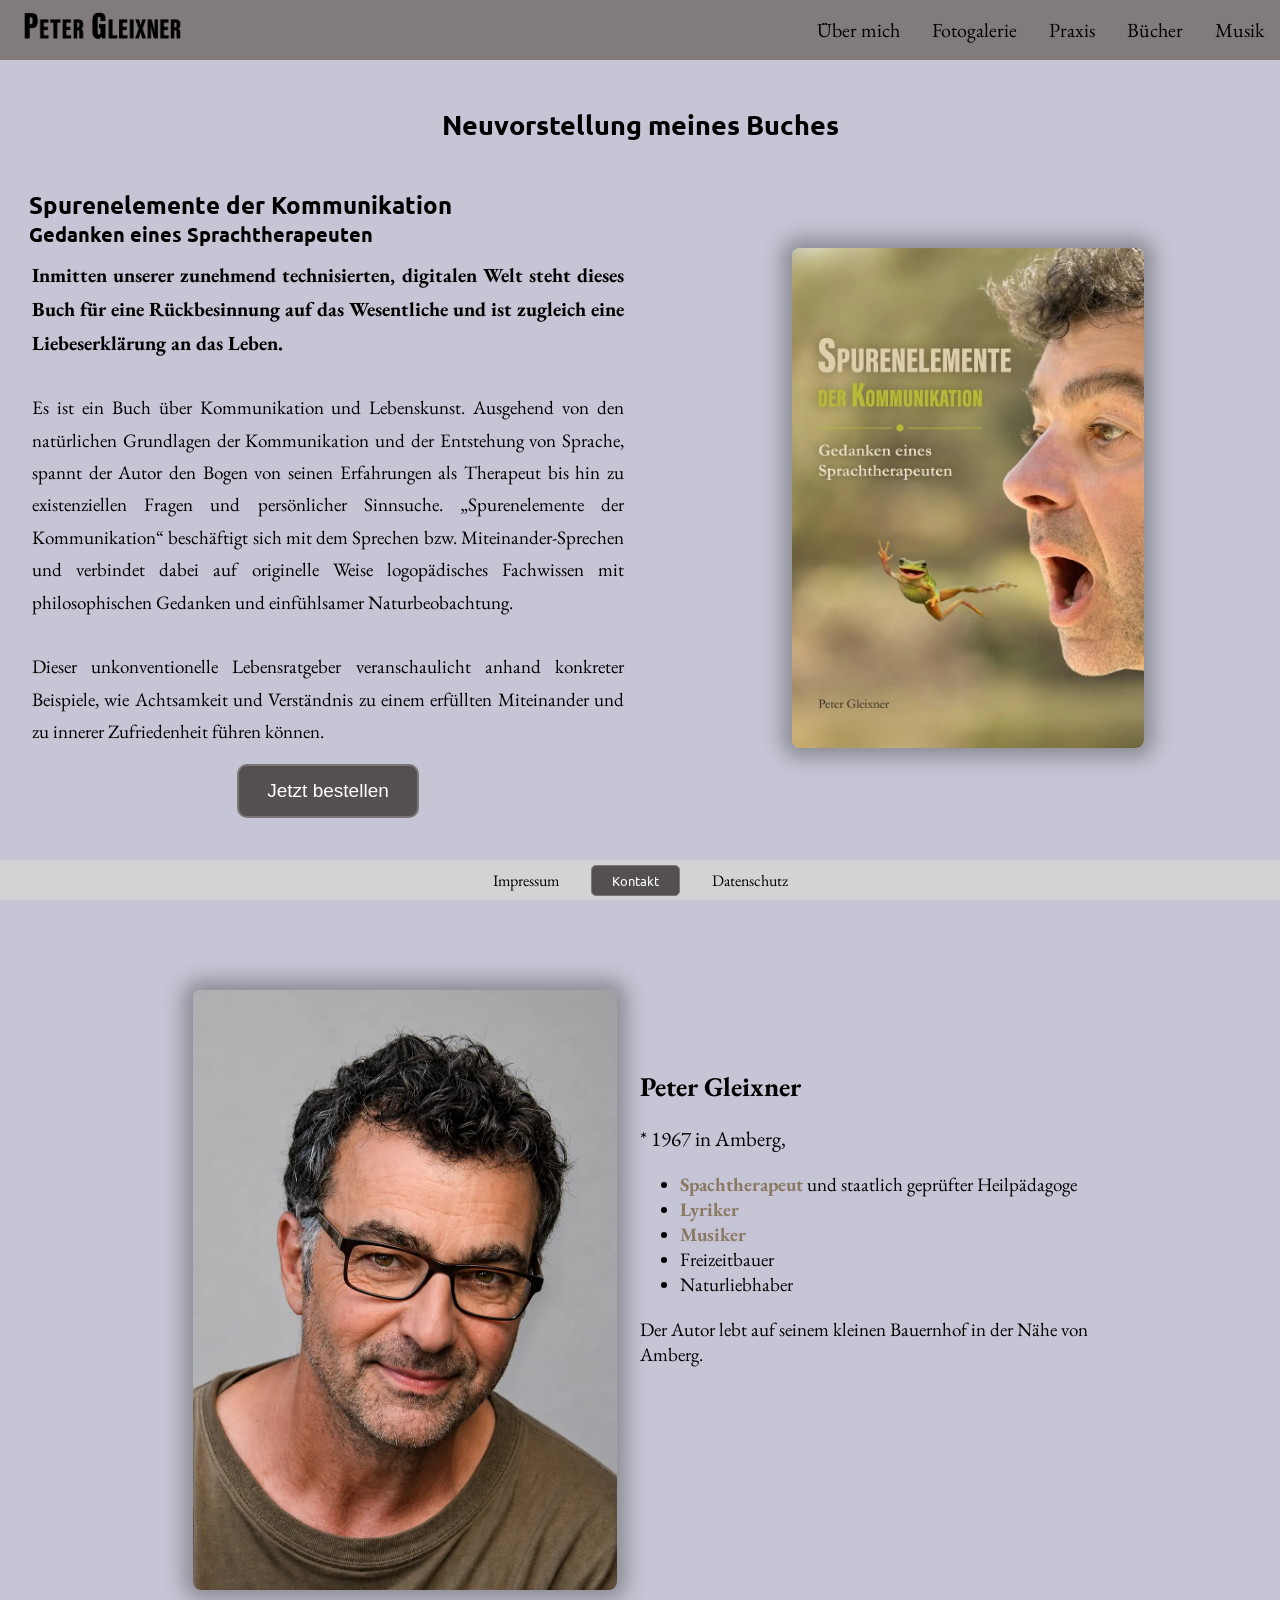
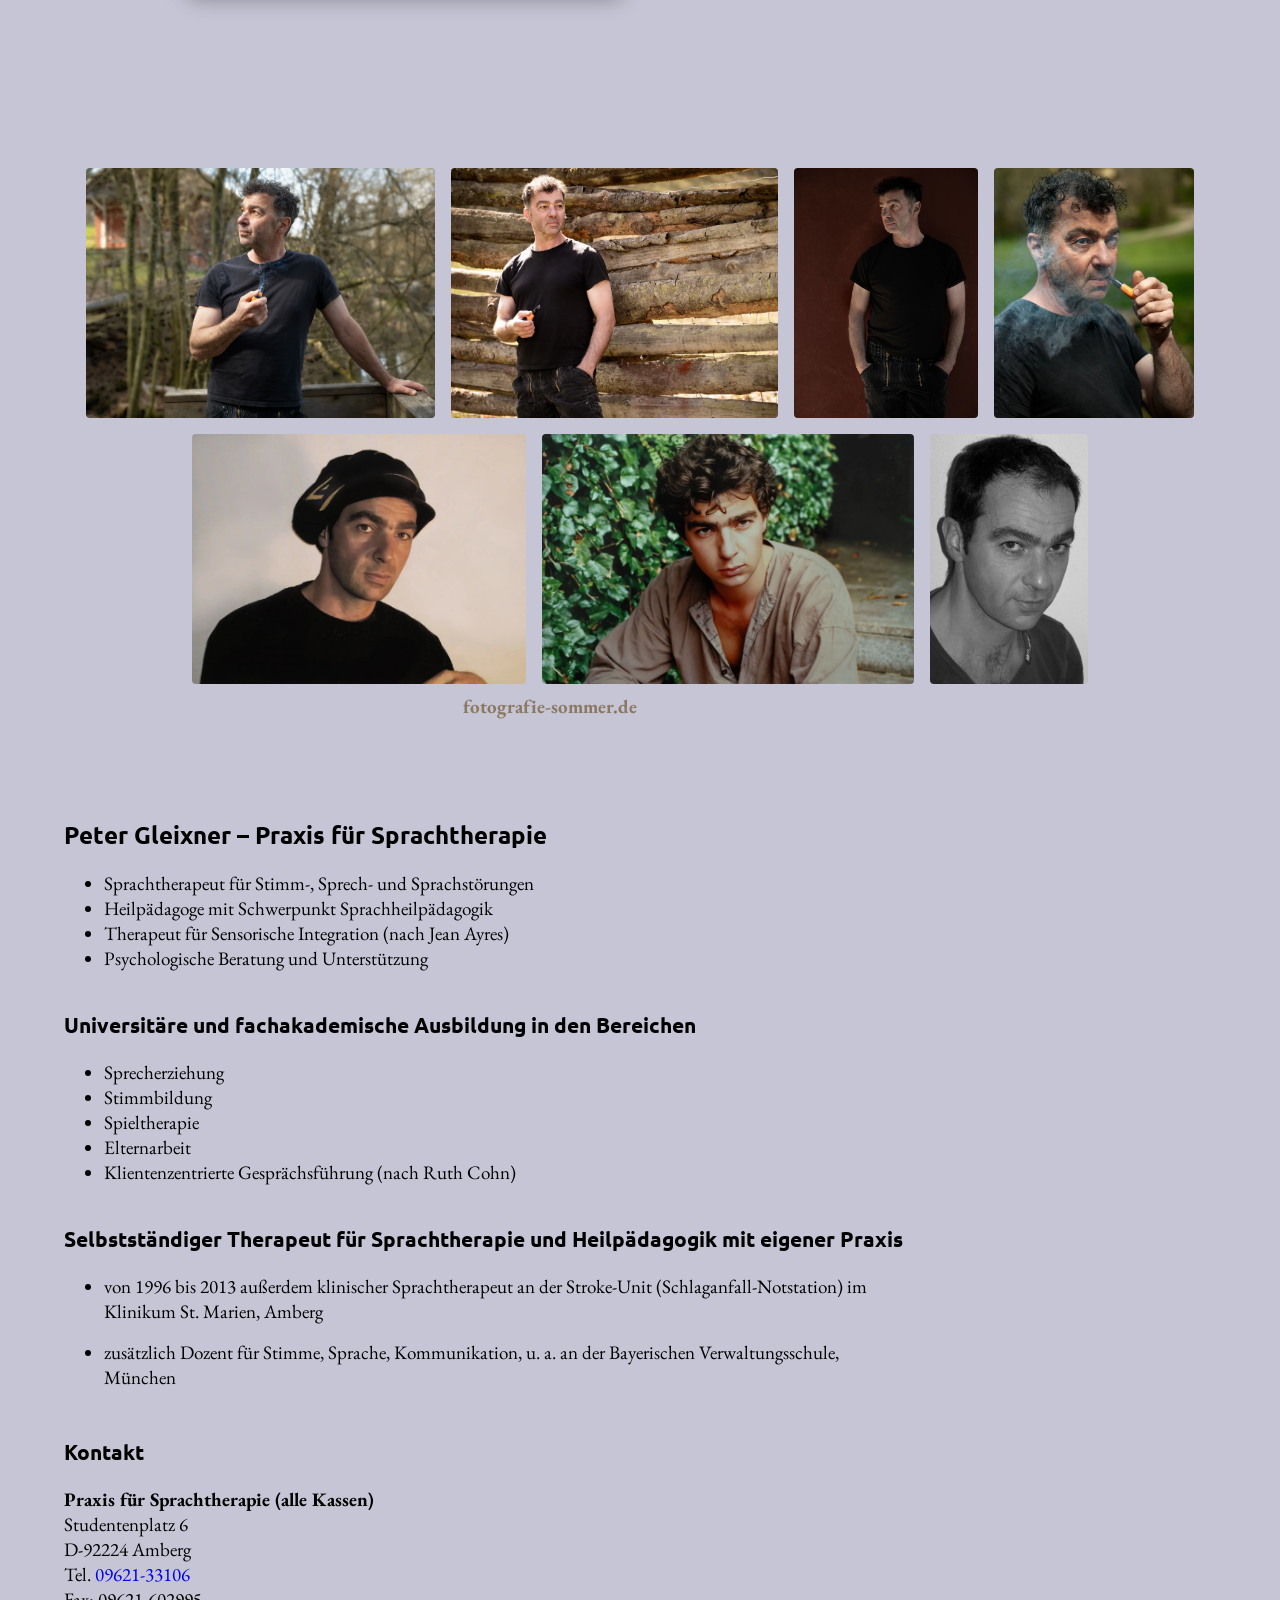
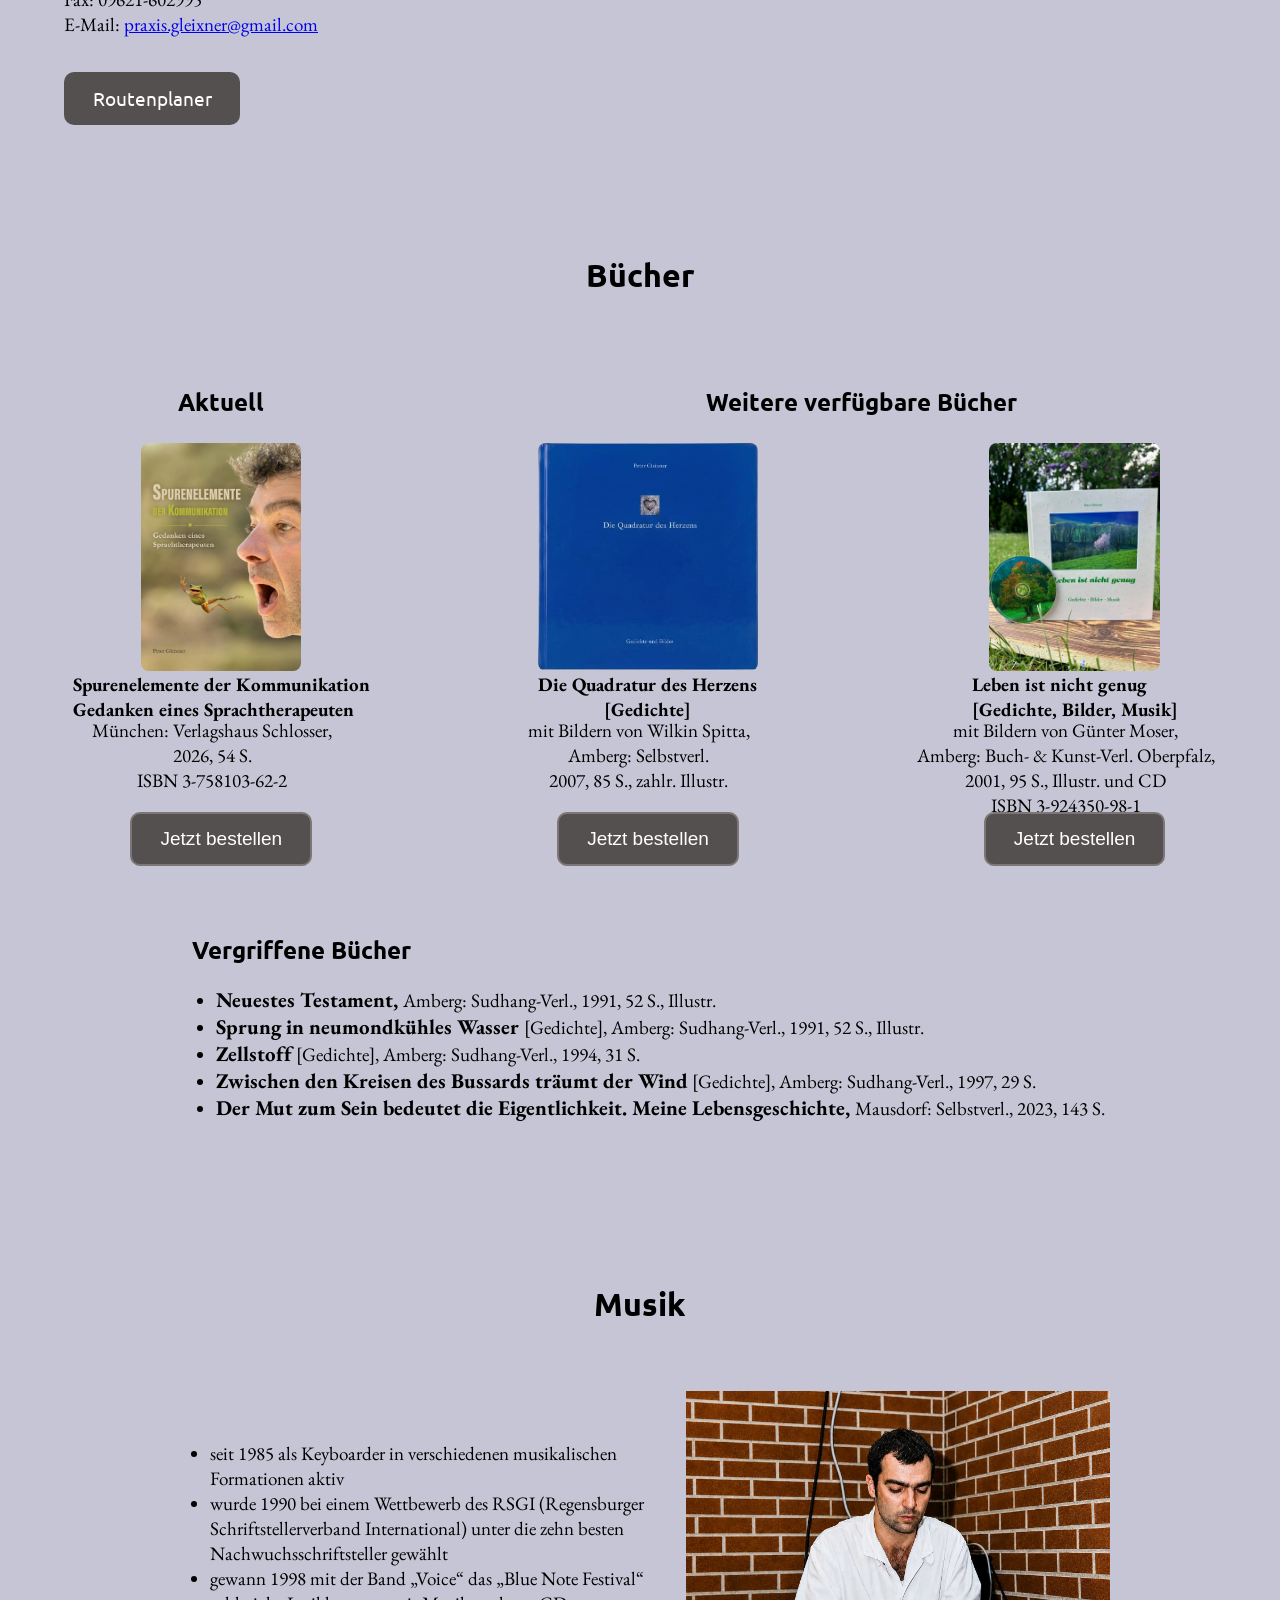
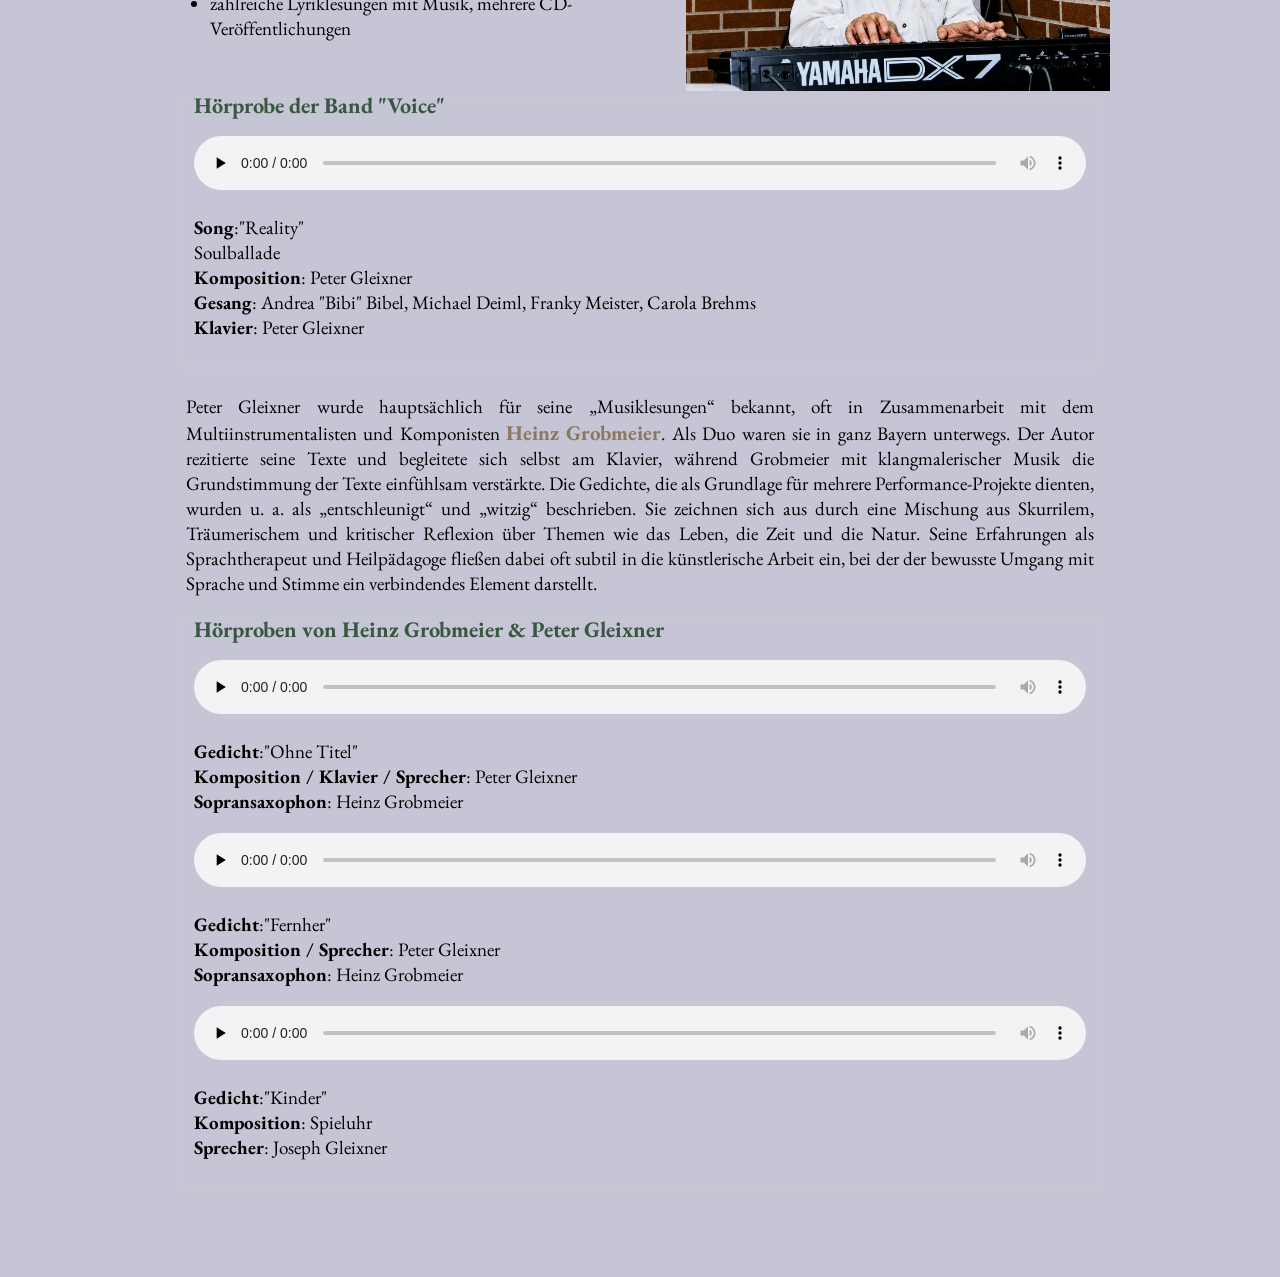
<file: index.html>
<!doctype html>
<html lang="de">
  <head>
    <meta charset="UTF-8" />
    <meta name="viewport" content="width=device-width, initial-scale=1.0" />
    <title>Autor und Spachtherapeut | Peter Gleixner</title>
    <meta name="description" content="Offizielle Website von Peter Gleixner: Entdecken Sie meine Bücher & Lyrik, musikalische Projekte sowie Einblicke in meine sprachtherapeutische Praxis.">
    <link rel="stylesheet" href="styles.css" />
    <link rel="stylesheet" href="font.css" />
    <script src="script.js" defer></script>
    <link rel="icon" type="image/png" href="./IMG/favion.ico" />
  </head>
  <body>
    <div class="page">
      <header class="flex center">
        <div class="maxWitdh flex align">
        <div>
          <a href="./index.html"
            ><img class="logo" src="./IMG/logo.webp" alt="Peter Gleixner Logo"
          /></a>
        </div>
        <button id="burgerButton" class="burgerButton">
  ☰
</button>
        <nav id="mainNav"> 
          <a href="#aboutMe">Über mich</a>
          <a href="#image">Fotogalerie</a>
          <a href="#practice">Praxis</a>
          <a href="#books">Bücher</a>
          <a href="#music">Musik</a>
          

         
        </nav></div>
      </header>
      <main>
        
        <div id="info">

          <div class="flex column align">
            <section id="overview" class="flex column"></section>
            <section class="" id="aboutMe"></section>
            <div id="aMinfos"></div>
            <div style="max-width: 1110px;" class="flex column align" id="image"></div>

            <section class="left"><div class="" id="practice"></div></section>
            <section id="books" class="books flex column align">
              <div class="flex center bookHeaderDiv"><h2 class="pt24 headFont sectionHeader bookHead" >Bücher</h2></div>
              <div class="list flex center">
                <div id="newestBook" class="flex"></div>
                <div id="moreBooks" class="flex"></div>
              </div>
              <div id="booksNotA"></div>
            </section>
            <section class="" id="music"></section>
            
            
            

          </div>
            </div>
          </div>
        </section>
        <div id="buyPopup" onclick="closeBuyPopup()" class="none flex"></div>
      </main>
      <footer>
        <a href="./imprint.html">Impressum</a>
        <button class="headFont" onclick="contactEmail()">Kontakt</button>
        <a href="./privacy.html">Datenschutz</a>
      </footer>
    </div>
  </body>
</html>
</file>
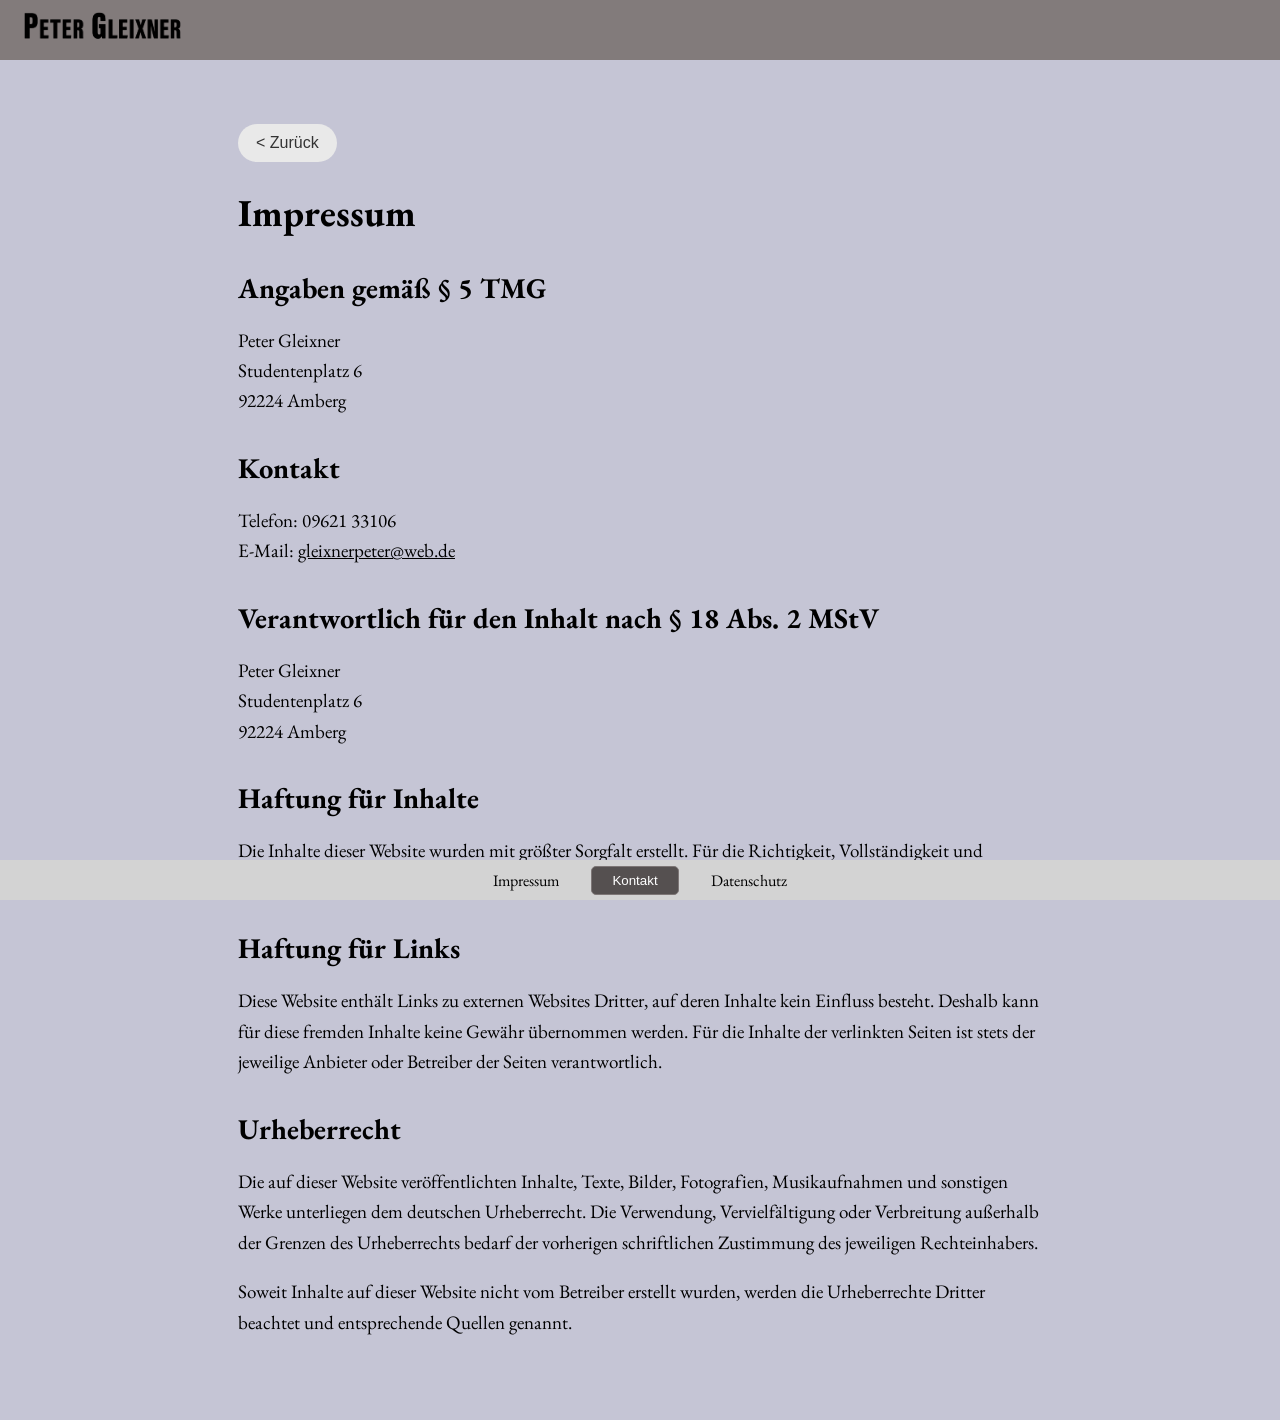
<file: imprint.html>
<!doctype html>
<html lang="de">
  <head>
    <meta charset="UTF-8" />
    <meta name="viewport" content="width=device-width, initial-scale=1.0" />
    <title>Impressum | Peter Gleixner</title>
    <meta name="description" content="Das rechtliche Impressum zur Website von Peter Gleixner (Autor, Musiker & Sprachtherapeut) mit allen gesetzlichen Angaben und Kontaktdaten zur Praxis.">
    <link rel="stylesheet" href="styles.css" />
    <link rel="stylesheet" href="font.css" />
    <script src="script.js"></script>
    <link rel="icon" type="image/png" href="./IMG/favion.ico" />
  </head>
  <body>
    <div class="page">
      <header class="flex center">
        <div class="maxWitdh flex align">
        <div>
          <a href="./index.html"><img class="logo" src="./IMG/logo.webp" alt="Peter Gleixner Logo"/></a>
        </div>
        </div>
      </header>
      <main class="legalPage">
        <div class="imprint">
          <button class="backButton" onclick="history.back()">
          &lt; Zurück
          </button>
             <h1>Impressum</h1>
             <section> 
              <h2>Angaben gemäß § 5 TMG</h2> 
              <p> Peter Gleixner<br> 
                Studentenplatz 6<br> 
                92224 Amberg 
              </p> 
            </section> 
            <section> 
              <h2>Kontakt</h2> 
              <p> Telefon: 09621 33106<br> 
                E-Mail: <a href="mailto:gleixnerpeter@web.de"> gleixnerpeter@web.de </a> 
              </p> 
            </section> 
            <section> 
              <h2>Verantwortlich für den Inhalt nach § 18 Abs. 2 MStV</h2> 
              <p> Peter Gleixner<br>
                 Studentenplatz 6<br> 
                 92224 Amberg 
                </p> 
              </section> 
              <section> 
                <h2>Haftung für Inhalte</h2> 
                <p>Die Inhalte dieser Website wurden mit größter Sorgfalt erstellt. Für die Richtigkeit, Vollständigkeit und Aktualität der Inhalte kann jedoch keine Gewähr übernommen werden. </p> 
              </section> 
              <section> 
                <h2>Haftung für Links</h2> 
                <p> Diese Website enthält Links zu externen Websites Dritter, auf deren Inhalte kein Einfluss besteht. Deshalb kann für diese fremden Inhalte keine Gewähr übernommen werden. Für die Inhalte der verlinkten Seiten ist stets der jeweilige Anbieter oder Betreiber der Seiten verantwortlich. </p> 
              </section> 
              <section> 
                <h2>Urheberrecht</h2> 
                <p> Die auf dieser Website veröffentlichten Inhalte, Texte, Bilder, Fotografien, Musikaufnahmen und sonstigen Werke unterliegen dem deutschen Urheberrecht. Die Verwendung, Vervielfältigung oder Verbreitung außerhalb der Grenzen des Urheberrechts bedarf der vorherigen schriftlichen Zustimmung des jeweiligen Rechteinhabers. </p> 
                <p> Soweit Inhalte auf dieser Website nicht vom Betreiber erstellt wurden, werden die Urheberrechte Dritter beachtet und entsprechende Quellen genannt. </p> 
              </section> 
            </div>
          </main>
        
      <footer>
        <a href="./imprint.html">Impressum</a>
        <button onclick="">Kontakt</button>
        <a href="./privacy.html">Datenschutz</a>
      </footer>
    </div>
  </body>
</html>
</file>
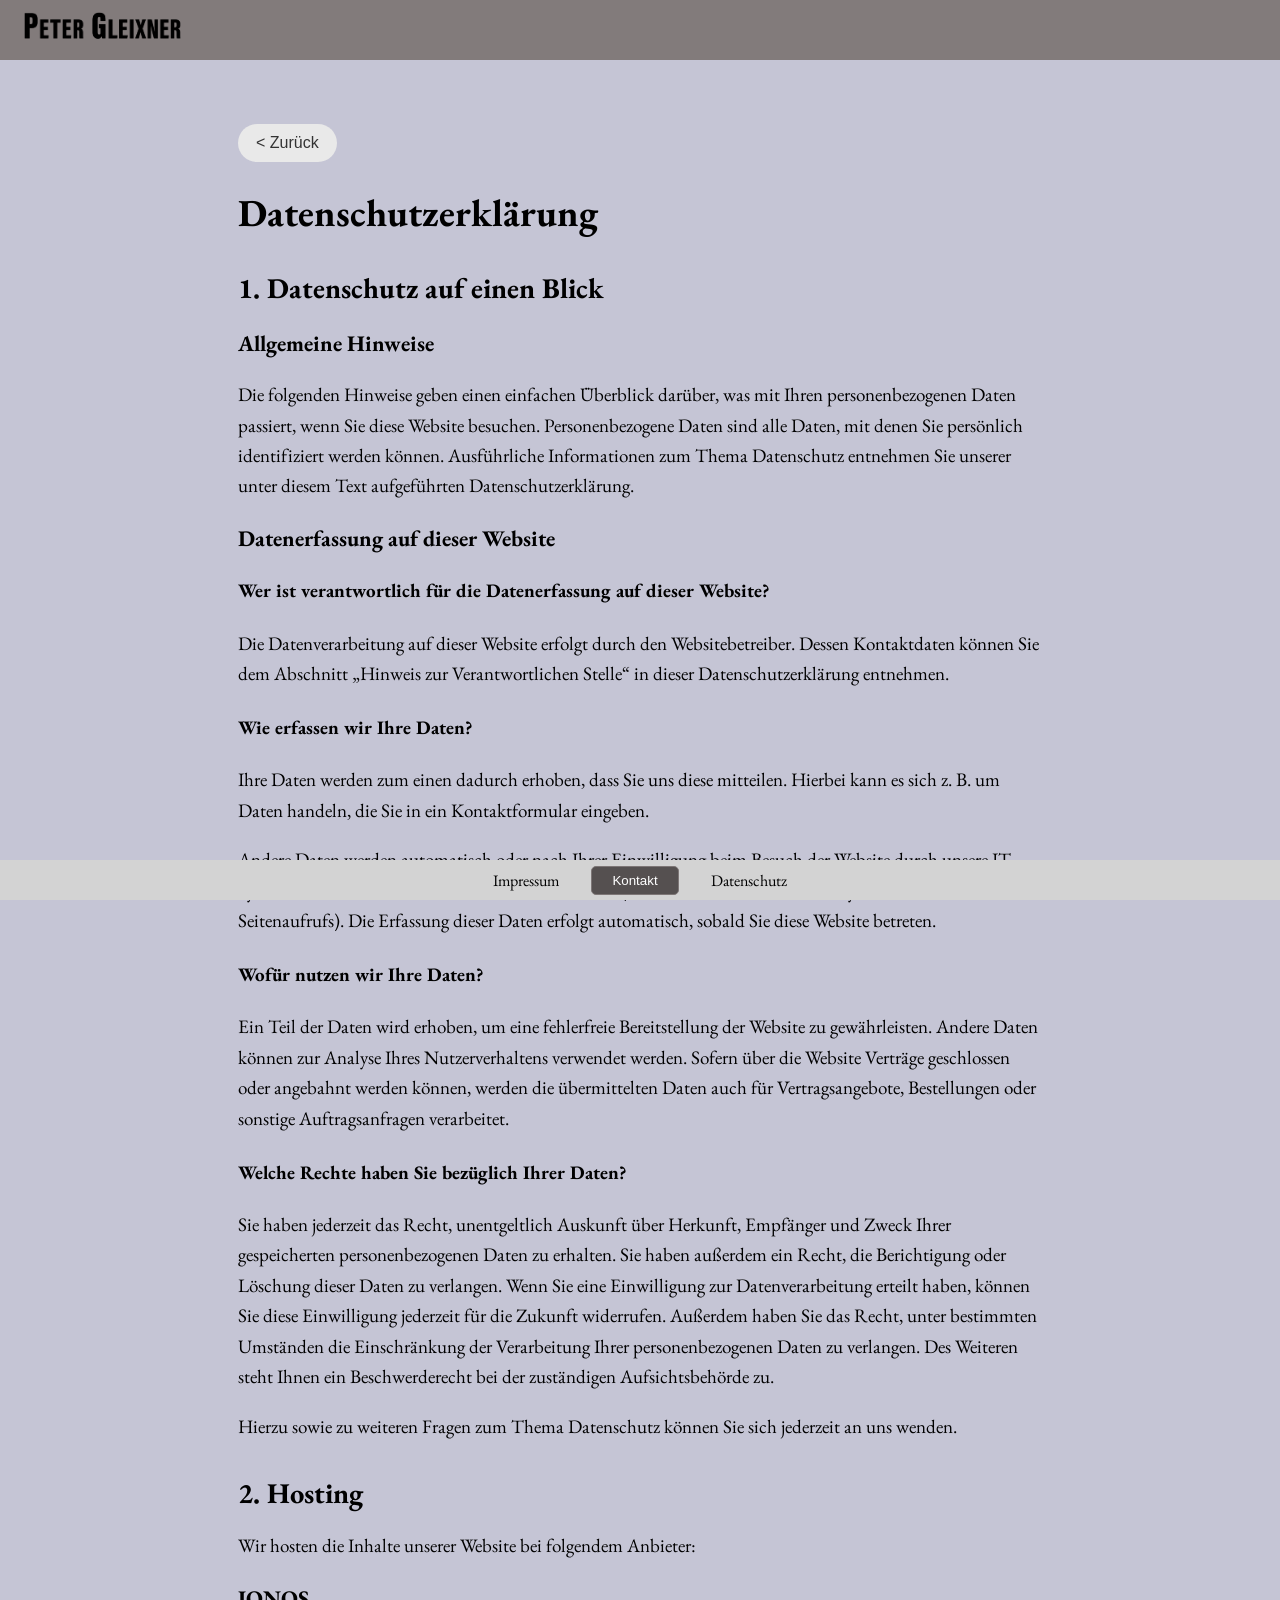
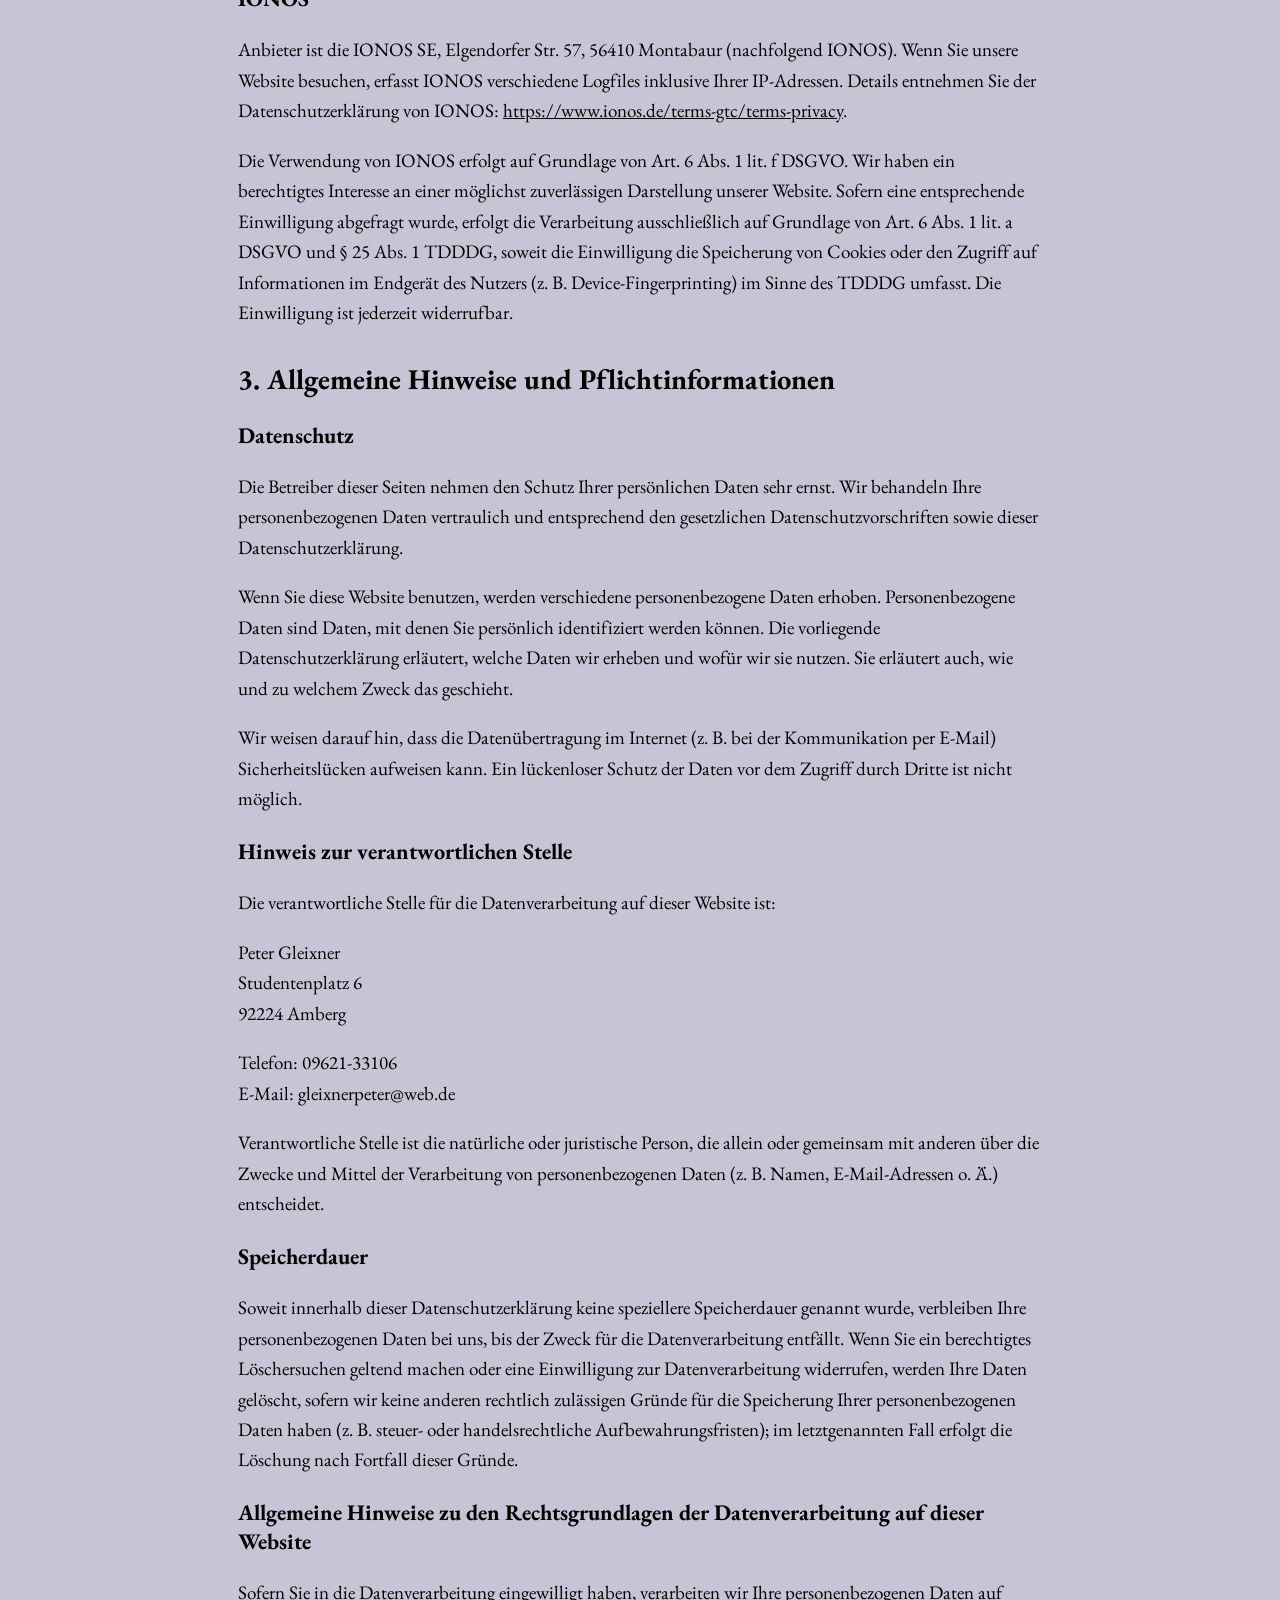
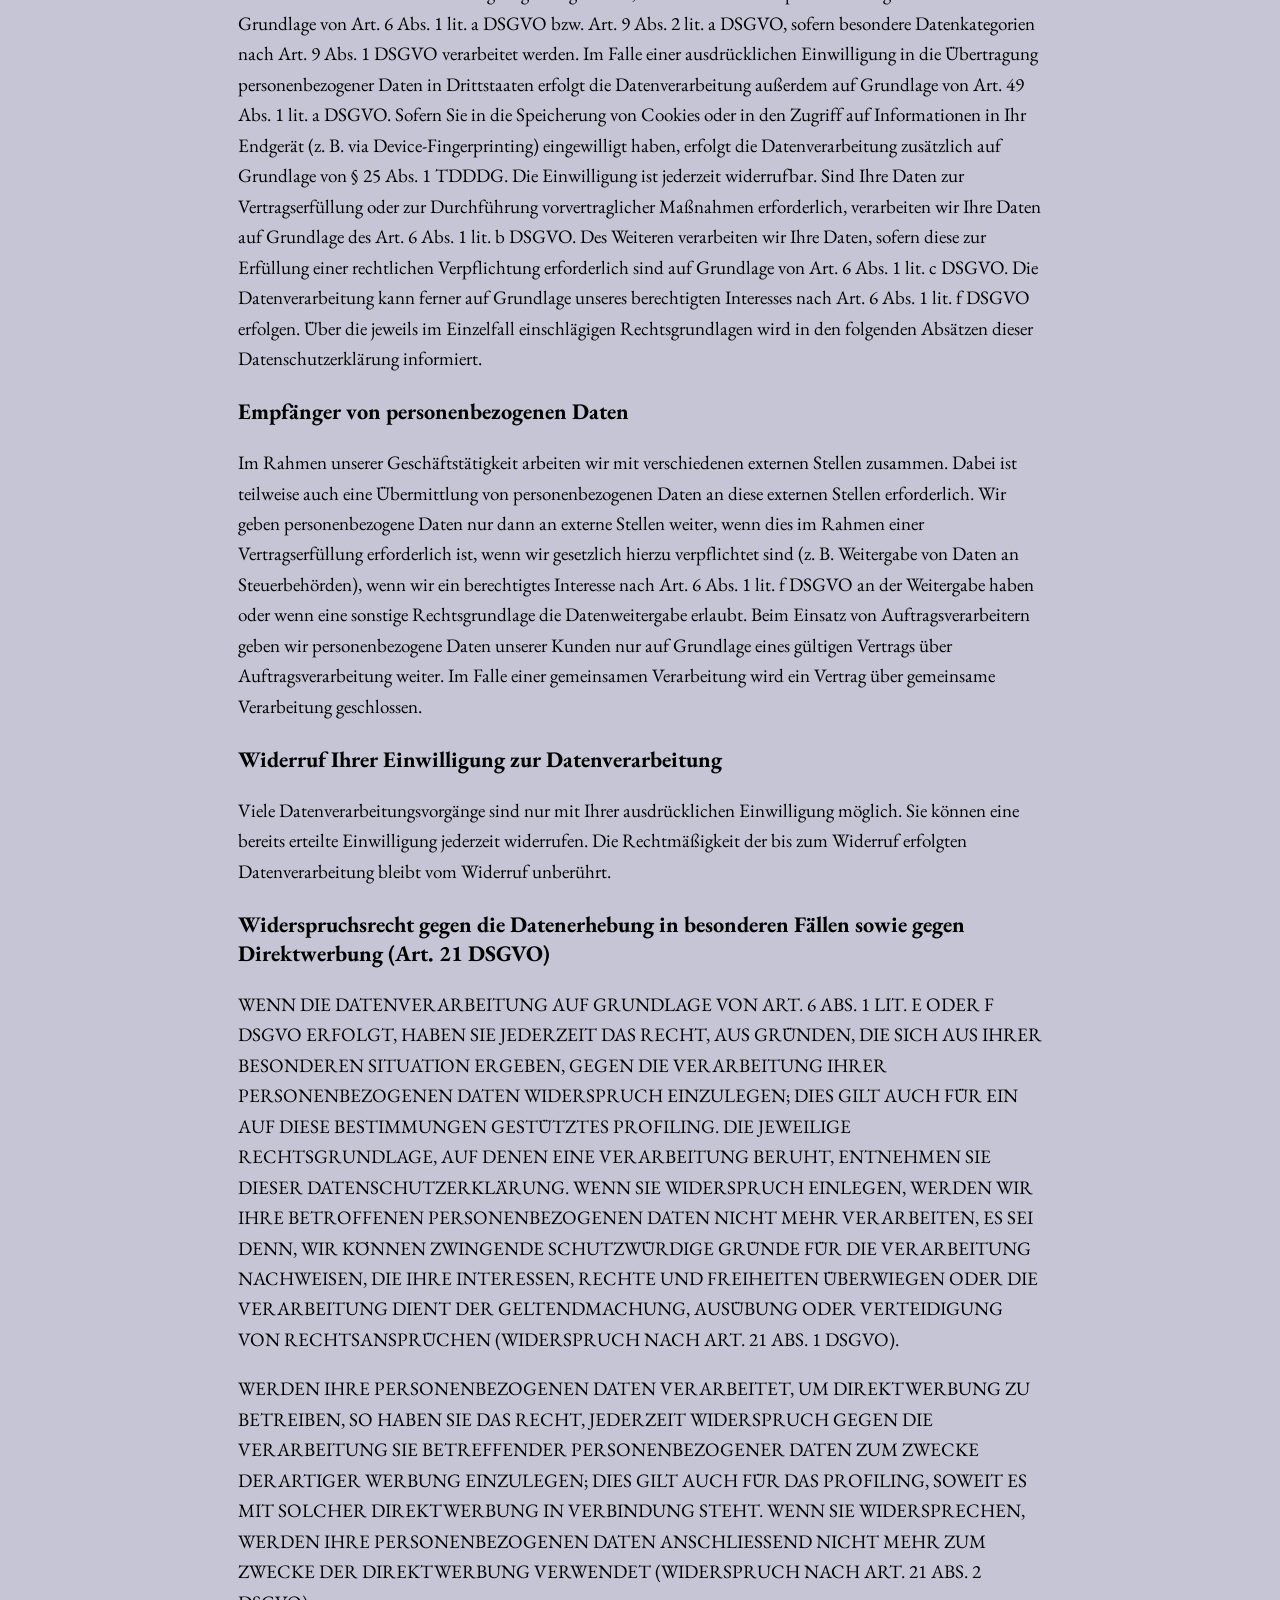
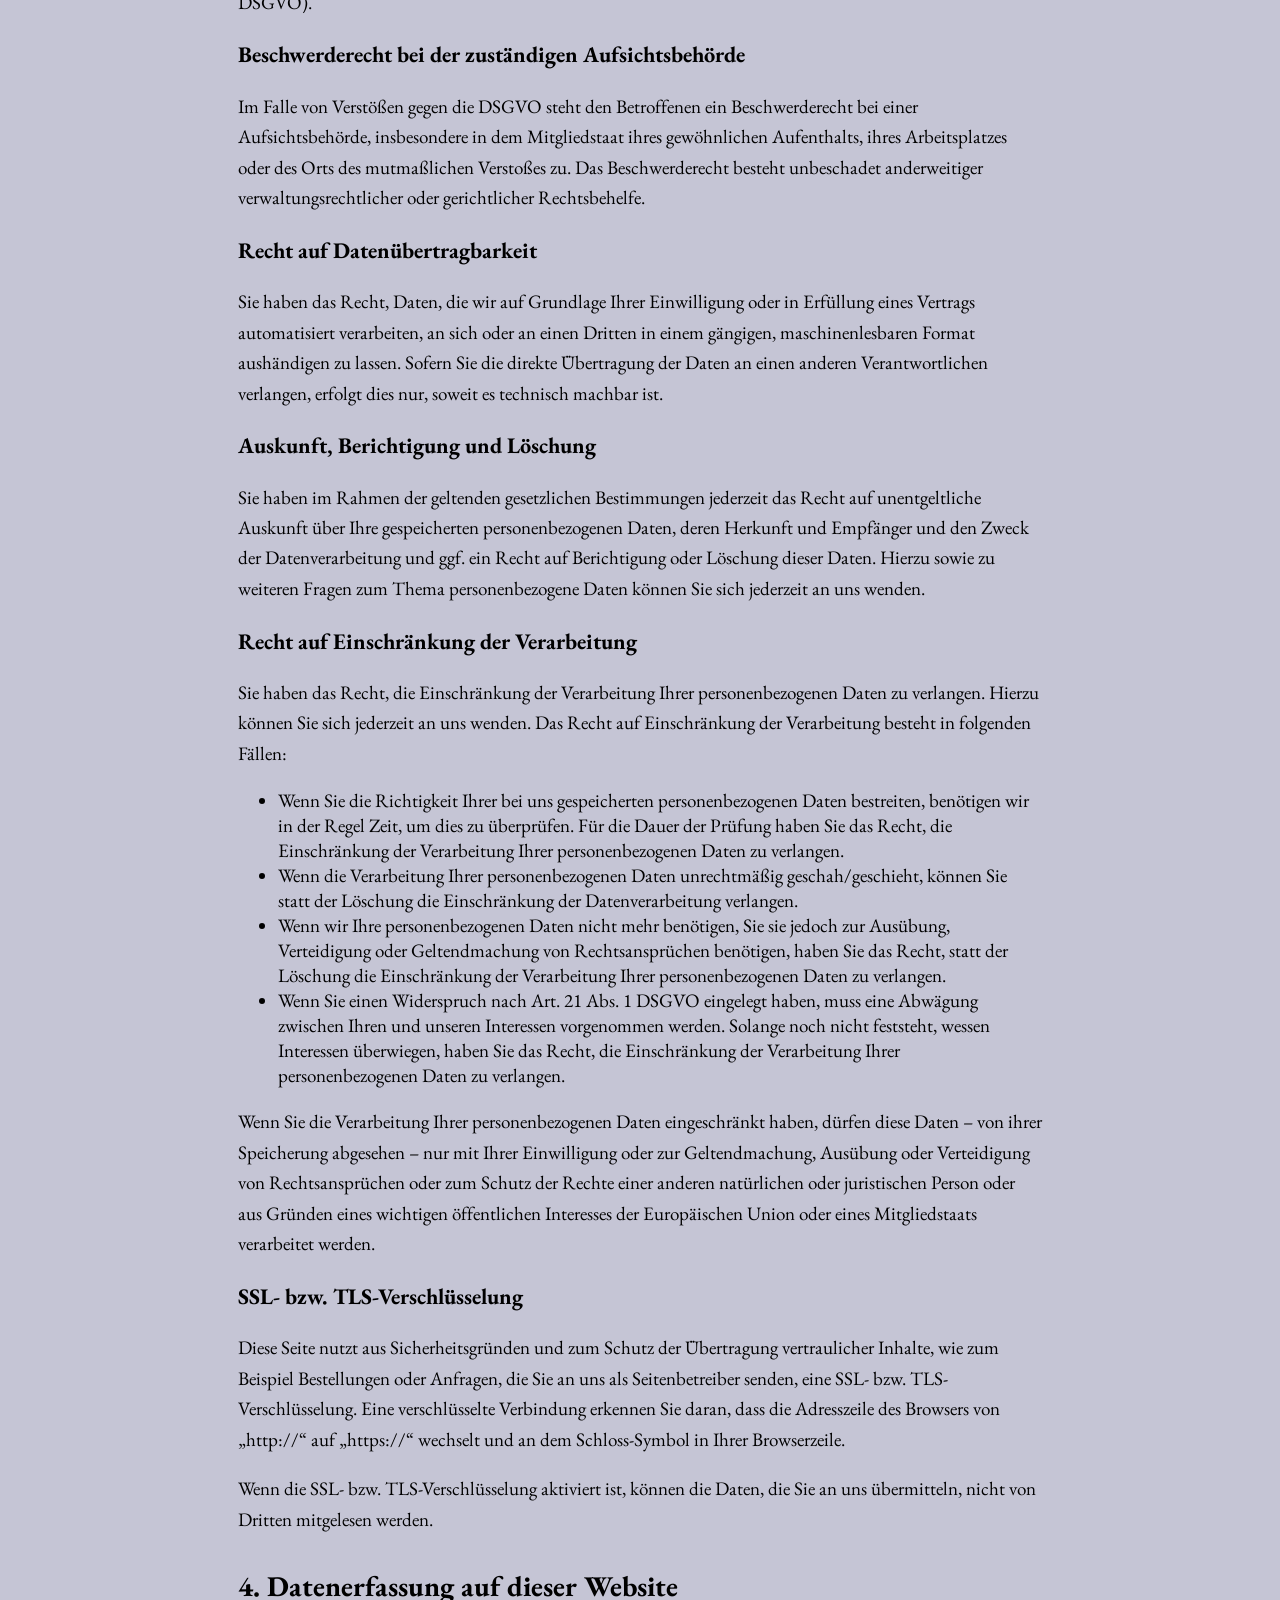
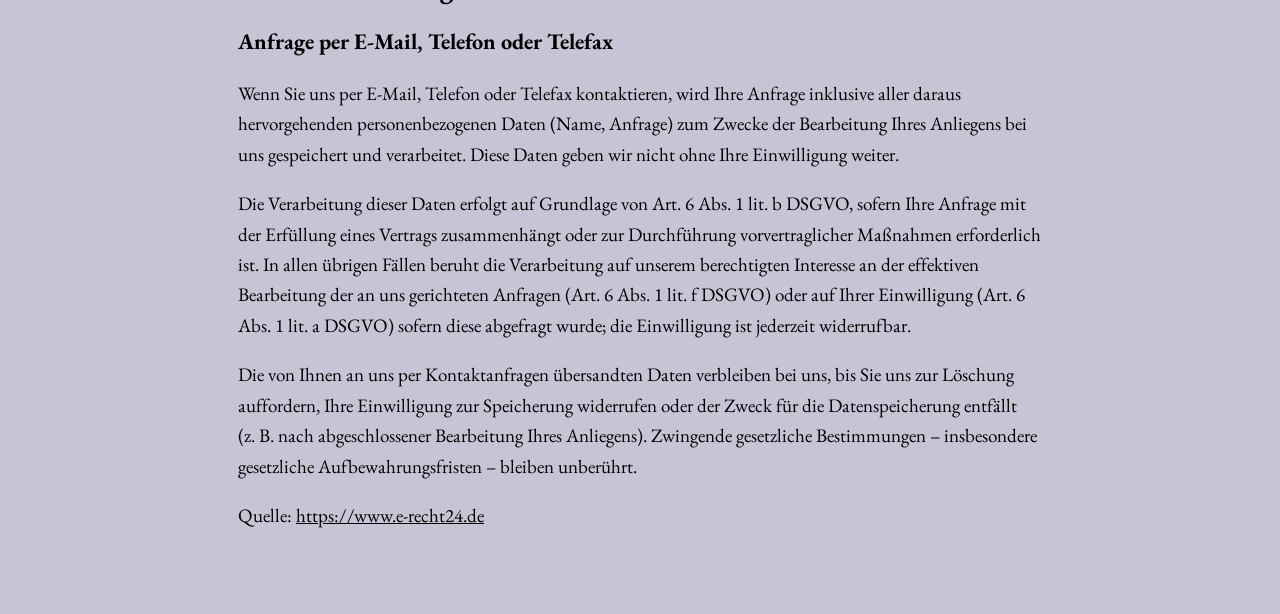
<file: privacy.html>
<!doctype html>
<html lang="de">
  <head>
    <meta charset="UTF-8" />
    <meta name="viewport" content="width=device-width, initial-scale=1.0" />
    <title>Datenschutzerklärung | Peter Gleixner</title>
    <meta name="description" content="Datenschutzerklärung für petergleixner.de. Erfahren Sie hier, wie wir Ihre persönlichen Daten schützen und Privatsphäre auf unserer Website garantieren.">
    <link rel="stylesheet" href="styles.css" />
    <link rel="stylesheet" href="font.css" />
    <script src="script.js"></script>
    <link rel="icon" type="image/png" href="./IMG/favion.ico" />
  </head>
  <body>
    <div class="page">
      <header class="flex center">
        <div class="maxWitdh flex align">
        <div>
          <a href="./index.html"
            ><img class="logo" src="./IMG/logo.webp" alt="Peter Gleixner Logo"
          /></a>
        </div></div>
      </header>
      <main class="legalPage">
        <div class="imprint">
          <button class="backButton" onclick="history.back()">
    &lt; Zurück
</button>
          <h1>Datenschutz&shy;erkl&auml;rung</h1>
<h2>1. Datenschutz auf einen Blick</h2>
<h3>Allgemeine Hinweise</h3> <p>Die folgenden Hinweise geben einen einfachen &Uuml;berblick dar&uuml;ber, was mit Ihren personenbezogenen Daten passiert, wenn Sie diese Website besuchen. Personenbezogene Daten sind alle Daten, mit denen Sie pers&ouml;nlich identifiziert werden k&ouml;nnen. Ausf&uuml;hrliche Informationen zum Thema Datenschutz entnehmen Sie unserer unter diesem Text aufgef&uuml;hrten Datenschutzerkl&auml;rung.</p>
<h3>Datenerfassung auf dieser Website</h3> <h4>Wer ist verantwortlich f&uuml;r die Datenerfassung auf dieser Website?</h4> <p>Die Datenverarbeitung auf dieser Website erfolgt durch den Websitebetreiber. Dessen Kontaktdaten k&ouml;nnen Sie dem Abschnitt &bdquo;Hinweis zur Verantwortlichen Stelle&ldquo; in dieser Datenschutzerkl&auml;rung entnehmen.</p> <h4>Wie erfassen wir Ihre Daten?</h4> <p>Ihre Daten werden zum einen dadurch erhoben, dass Sie uns diese mitteilen. Hierbei kann es sich z.&nbsp;B. um Daten handeln, die Sie in ein Kontaktformular eingeben.</p> <p>Andere Daten werden automatisch oder nach Ihrer Einwilligung beim Besuch der Website durch unsere IT-Systeme erfasst. Das sind vor allem technische Daten (z.&nbsp;B. Internetbrowser, Betriebssystem oder Uhrzeit des Seitenaufrufs). Die Erfassung dieser Daten erfolgt automatisch, sobald Sie diese Website betreten.</p> <h4>Wof&uuml;r nutzen wir Ihre Daten?</h4> <p>Ein Teil der Daten wird erhoben, um eine fehlerfreie Bereitstellung der Website zu gew&auml;hrleisten. Andere Daten k&ouml;nnen zur Analyse Ihres Nutzerverhaltens verwendet werden. Sofern &uuml;ber die Website Vertr&auml;ge geschlossen oder angebahnt werden k&ouml;nnen, werden die &uuml;bermittelten Daten auch f&uuml;r Vertragsangebote, Bestellungen oder sonstige Auftragsanfragen verarbeitet.</p> <h4>Welche Rechte haben Sie bez&uuml;glich Ihrer Daten?</h4> <p>Sie haben jederzeit das Recht, unentgeltlich Auskunft &uuml;ber Herkunft, Empf&auml;nger und Zweck Ihrer gespeicherten personenbezogenen Daten zu erhalten. Sie haben au&szlig;erdem ein Recht, die Berichtigung oder L&ouml;schung dieser Daten zu verlangen. Wenn Sie eine Einwilligung zur Datenverarbeitung erteilt haben, k&ouml;nnen Sie diese Einwilligung jederzeit f&uuml;r die Zukunft widerrufen. Au&szlig;erdem haben Sie das Recht, unter bestimmten Umst&auml;nden die Einschr&auml;nkung der Verarbeitung Ihrer personenbezogenen Daten zu verlangen. Des Weiteren steht Ihnen ein Beschwerderecht bei der zust&auml;ndigen Aufsichtsbeh&ouml;rde zu.</p> <p>Hierzu sowie zu weiteren Fragen zum Thema Datenschutz k&ouml;nnen Sie sich jederzeit an uns wenden.</p>
<h2>2. Hosting</h2>
<p>Wir hosten die Inhalte unserer Website bei folgendem Anbieter:</p>
<h3>IONOS</h3> <p>Anbieter ist die IONOS SE, Elgendorfer Str. 57, 56410 Montabaur (nachfolgend IONOS). Wenn Sie unsere Website besuchen, erfasst IONOS verschiedene Logfiles inklusive Ihrer IP-Adressen. Details entnehmen Sie der Datenschutzerkl&auml;rung von IONOS: <a href="https://www.ionos.de/terms-gtc/terms-privacy" target="_blank" rel="noopener noreferrer">https://www.ionos.de/terms-gtc/terms-privacy</a>.</p> <p>Die Verwendung von IONOS erfolgt auf Grundlage von Art. 6 Abs. 1 lit. f DSGVO. Wir haben ein berechtigtes Interesse an einer m&ouml;glichst zuverl&auml;ssigen Darstellung unserer Website. Sofern eine entsprechende Einwilligung abgefragt wurde, erfolgt die Verarbeitung ausschlie&szlig;lich auf Grundlage von Art. 6 Abs. 1 lit. a DSGVO und &sect; 25 Abs. 1 TDDDG, soweit die Einwilligung die Speicherung von Cookies oder den Zugriff auf Informationen im Endger&auml;t des Nutzers (z.&nbsp;B. Device-Fingerprinting) im Sinne des TDDDG umfasst. Die Einwilligung ist jederzeit widerrufbar.</p>

<h2>3. Allgemeine Hinweise und Pflicht&shy;informationen</h2>
<h3>Datenschutz</h3> <p>Die Betreiber dieser Seiten nehmen den Schutz Ihrer pers&ouml;nlichen Daten sehr ernst. Wir behandeln Ihre personenbezogenen Daten vertraulich und entsprechend den gesetzlichen Datenschutzvorschriften sowie dieser Datenschutzerkl&auml;rung.</p> <p>Wenn Sie diese Website benutzen, werden verschiedene personenbezogene Daten erhoben. Personenbezogene Daten sind Daten, mit denen Sie pers&ouml;nlich identifiziert werden k&ouml;nnen. Die vorliegende Datenschutzerkl&auml;rung erl&auml;utert, welche Daten wir erheben und wof&uuml;r wir sie nutzen. Sie erl&auml;utert auch, wie und zu welchem Zweck das geschieht.</p> <p>Wir weisen darauf hin, dass die Daten&uuml;bertragung im Internet (z.&nbsp;B. bei der Kommunikation per E-Mail) Sicherheitsl&uuml;cken aufweisen kann. Ein l&uuml;ckenloser Schutz der Daten vor dem Zugriff durch Dritte ist nicht m&ouml;glich.</p>
<h3>Hinweis zur verantwortlichen Stelle</h3> <p>Die verantwortliche Stelle f&uuml;r die Datenverarbeitung auf dieser Website ist:</p> <p>Peter Gleixner<br />
Studentenplatz 6<br />
92224 Amberg</p>

<p>Telefon: 09621-33106<br />
E-Mail: gleixnerpeter@web.de</p>
 <p>Verantwortliche Stelle ist die nat&uuml;rliche oder juristische Person, die allein oder gemeinsam mit anderen &uuml;ber die Zwecke und Mittel der Verarbeitung von personenbezogenen Daten (z.&nbsp;B. Namen, E-Mail-Adressen o. &Auml;.) entscheidet.</p>

<h3>Speicherdauer</h3> <p>Soweit innerhalb dieser Datenschutzerkl&auml;rung keine speziellere Speicherdauer genannt wurde, verbleiben Ihre personenbezogenen Daten bei uns, bis der Zweck f&uuml;r die Datenverarbeitung entf&auml;llt. Wenn Sie ein berechtigtes L&ouml;schersuchen geltend machen oder eine Einwilligung zur Datenverarbeitung widerrufen, werden Ihre Daten gel&ouml;scht, sofern wir keine anderen rechtlich zul&auml;ssigen Gr&uuml;nde f&uuml;r die Speicherung Ihrer personenbezogenen Daten haben (z.&nbsp;B. steuer- oder handelsrechtliche Aufbewahrungsfristen); im letztgenannten Fall erfolgt die L&ouml;schung nach Fortfall dieser Gr&uuml;nde.</p>
<h3>Allgemeine Hinweise zu den Rechtsgrundlagen der Datenverarbeitung auf dieser Website</h3> <p>Sofern Sie in die Datenverarbeitung eingewilligt haben, verarbeiten wir Ihre personenbezogenen Daten auf Grundlage von Art. 6 Abs. 1 lit. a DSGVO bzw. Art. 9 Abs. 2 lit. a DSGVO, sofern besondere Datenkategorien nach Art. 9 Abs. 1 DSGVO verarbeitet werden. Im Falle einer ausdr&uuml;cklichen Einwilligung in die &Uuml;bertragung personenbezogener Daten in Drittstaaten erfolgt die Datenverarbeitung au&szlig;erdem auf Grundlage von Art. 49 Abs. 1 lit. a DSGVO. Sofern Sie in die Speicherung von Cookies oder in den Zugriff auf Informationen in Ihr Endger&auml;t (z.&nbsp;B. via Device-Fingerprinting) eingewilligt haben, erfolgt die Datenverarbeitung zus&auml;tzlich auf Grundlage von &sect; 25 Abs. 1 TDDDG. Die Einwilligung ist jederzeit widerrufbar. Sind Ihre Daten zur Vertragserf&uuml;llung oder zur Durchf&uuml;hrung vorvertraglicher Ma&szlig;nahmen erforderlich, verarbeiten wir Ihre Daten auf Grundlage des Art. 6 Abs. 1 lit. b DSGVO. Des Weiteren verarbeiten wir Ihre Daten, sofern diese zur Erf&uuml;llung einer rechtlichen Verpflichtung erforderlich sind auf Grundlage von Art. 6 Abs. 1 lit. c DSGVO. Die Datenverarbeitung kann ferner auf Grundlage unseres berechtigten Interesses nach Art. 6 Abs. 1 lit. f DSGVO erfolgen. &Uuml;ber die jeweils im Einzelfall einschl&auml;gigen Rechtsgrundlagen wird in den folgenden Abs&auml;tzen dieser Datenschutzerkl&auml;rung informiert.</p>
<h3>Empf&auml;nger von personenbezogenen Daten</h3> <p>Im Rahmen unserer Gesch&auml;ftst&auml;tigkeit arbeiten wir mit verschiedenen externen Stellen zusammen. Dabei ist teilweise auch eine &Uuml;bermittlung von personenbezogenen Daten an diese externen Stellen erforderlich. Wir geben personenbezogene Daten nur dann an externe Stellen weiter, wenn dies im Rahmen einer Vertragserf&uuml;llung erforderlich ist, wenn wir gesetzlich hierzu verpflichtet sind (z.&nbsp;B. Weitergabe von Daten an Steuerbeh&ouml;rden), wenn wir ein berechtigtes Interesse nach Art. 6 Abs. 1 lit. f DSGVO an der Weitergabe haben oder wenn eine sonstige Rechtsgrundlage die Datenweitergabe erlaubt. Beim Einsatz von Auftragsverarbeitern geben wir personenbezogene Daten unserer Kunden nur auf Grundlage eines g&uuml;ltigen Vertrags &uuml;ber Auftragsverarbeitung weiter. Im Falle einer gemeinsamen Verarbeitung wird ein Vertrag &uuml;ber gemeinsame Verarbeitung geschlossen.</p>
<h3>Widerruf Ihrer Einwilligung zur Datenverarbeitung</h3> <p>Viele Datenverarbeitungsvorg&auml;nge sind nur mit Ihrer ausdr&uuml;cklichen Einwilligung m&ouml;glich. Sie k&ouml;nnen eine bereits erteilte Einwilligung jederzeit widerrufen. Die Rechtm&auml;&szlig;igkeit der bis zum Widerruf erfolgten Datenverarbeitung bleibt vom Widerruf unber&uuml;hrt.</p>
<h3>Widerspruchsrecht gegen die Datenerhebung in besonderen F&auml;llen sowie gegen Direktwerbung (Art. 21 DSGVO)</h3> <p>WENN DIE DATENVERARBEITUNG AUF GRUNDLAGE VON ART. 6 ABS. 1 LIT. E ODER F DSGVO ERFOLGT, HABEN SIE JEDERZEIT DAS RECHT, AUS GR&Uuml;NDEN, DIE SICH AUS IHRER BESONDEREN SITUATION ERGEBEN, GEGEN DIE VERARBEITUNG IHRER PERSONENBEZOGENEN DATEN WIDERSPRUCH EINZULEGEN; DIES GILT AUCH F&Uuml;R EIN AUF DIESE BESTIMMUNGEN GEST&Uuml;TZTES PROFILING. DIE JEWEILIGE RECHTSGRUNDLAGE, AUF DENEN EINE VERARBEITUNG BERUHT, ENTNEHMEN SIE DIESER DATENSCHUTZERKL&Auml;RUNG. WENN SIE WIDERSPRUCH EINLEGEN, WERDEN WIR IHRE BETROFFENEN PERSONENBEZOGENEN DATEN NICHT MEHR VERARBEITEN, ES SEI DENN, WIR K&Ouml;NNEN ZWINGENDE SCHUTZW&Uuml;RDIGE GR&Uuml;NDE F&Uuml;R DIE VERARBEITUNG NACHWEISEN, DIE IHRE INTERESSEN, RECHTE UND FREIHEITEN &Uuml;BERWIEGEN ODER DIE VERARBEITUNG DIENT DER GELTENDMACHUNG, AUS&Uuml;BUNG ODER VERTEIDIGUNG VON RECHTSANSPR&Uuml;CHEN (WIDERSPRUCH NACH ART. 21 ABS. 1 DSGVO).</p> <p>WERDEN IHRE PERSONENBEZOGENEN DATEN VERARBEITET, UM DIREKTWERBUNG ZU BETREIBEN, SO HABEN SIE DAS RECHT, JEDERZEIT WIDERSPRUCH GEGEN DIE VERARBEITUNG SIE BETREFFENDER PERSONENBEZOGENER DATEN ZUM ZWECKE DERARTIGER WERBUNG EINZULEGEN; DIES GILT AUCH F&Uuml;R DAS PROFILING, SOWEIT ES MIT SOLCHER DIREKTWERBUNG IN VERBINDUNG STEHT. WENN SIE WIDERSPRECHEN, WERDEN IHRE PERSONENBEZOGENEN DATEN ANSCHLIESSEND NICHT MEHR ZUM ZWECKE DER DIREKTWERBUNG VERWENDET (WIDERSPRUCH NACH ART. 21 ABS. 2 DSGVO).</p>
<h3>Beschwerde&shy;recht bei der zust&auml;ndigen Aufsichts&shy;beh&ouml;rde</h3> <p>Im Falle von Verst&ouml;&szlig;en gegen die DSGVO steht den Betroffenen ein Beschwerderecht bei einer Aufsichtsbeh&ouml;rde, insbesondere in dem Mitgliedstaat ihres gew&ouml;hnlichen Aufenthalts, ihres Arbeitsplatzes oder des Orts des mutma&szlig;lichen Versto&szlig;es zu. Das Beschwerderecht besteht unbeschadet anderweitiger verwaltungsrechtlicher oder gerichtlicher Rechtsbehelfe.</p>
<h3>Recht auf Daten&shy;&uuml;bertrag&shy;barkeit</h3> <p>Sie haben das Recht, Daten, die wir auf Grundlage Ihrer Einwilligung oder in Erf&uuml;llung eines Vertrags automatisiert verarbeiten, an sich oder an einen Dritten in einem g&auml;ngigen, maschinenlesbaren Format aush&auml;ndigen zu lassen. Sofern Sie die direkte &Uuml;bertragung der Daten an einen anderen Verantwortlichen verlangen, erfolgt dies nur, soweit es technisch machbar ist.</p>
<h3>Auskunft, Berichtigung und L&ouml;schung</h3> <p>Sie haben im Rahmen der geltenden gesetzlichen Bestimmungen jederzeit das Recht auf unentgeltliche Auskunft &uuml;ber Ihre gespeicherten personenbezogenen Daten, deren Herkunft und Empf&auml;nger und den Zweck der Datenverarbeitung und ggf. ein Recht auf Berichtigung oder L&ouml;schung dieser Daten. Hierzu sowie zu weiteren Fragen zum Thema personenbezogene Daten k&ouml;nnen Sie sich jederzeit an uns wenden.</p>
<h3>Recht auf Einschr&auml;nkung der Verarbeitung</h3> <p>Sie haben das Recht, die Einschr&auml;nkung der Verarbeitung Ihrer personenbezogenen Daten zu verlangen. Hierzu k&ouml;nnen Sie sich jederzeit an uns wenden. Das Recht auf Einschr&auml;nkung der Verarbeitung besteht in folgenden F&auml;llen:</p> <ul> <li>Wenn Sie die Richtigkeit Ihrer bei uns gespeicherten personenbezogenen Daten bestreiten, ben&ouml;tigen wir in der Regel Zeit, um dies zu &uuml;berpr&uuml;fen. F&uuml;r die Dauer der Pr&uuml;fung haben Sie das Recht, die Einschr&auml;nkung der Verarbeitung Ihrer personenbezogenen Daten zu verlangen.</li> <li>Wenn die Verarbeitung Ihrer personenbezogenen Daten unrechtm&auml;&szlig;ig geschah/geschieht, k&ouml;nnen Sie statt der L&ouml;schung die Einschr&auml;nkung der Datenverarbeitung verlangen.</li> <li>Wenn wir Ihre personenbezogenen Daten nicht mehr ben&ouml;tigen, Sie sie jedoch zur Aus&uuml;bung, Verteidigung oder Geltendmachung von Rechtsanspr&uuml;chen ben&ouml;tigen, haben Sie das Recht, statt der L&ouml;schung die Einschr&auml;nkung der Verarbeitung Ihrer personenbezogenen Daten zu verlangen.</li> <li>Wenn Sie einen Widerspruch nach Art. 21 Abs. 1 DSGVO eingelegt haben, muss eine Abw&auml;gung zwischen Ihren und unseren Interessen vorgenommen werden. Solange noch nicht feststeht, wessen Interessen &uuml;berwiegen, haben Sie das Recht, die Einschr&auml;nkung der Verarbeitung Ihrer personenbezogenen Daten zu verlangen.</li> </ul> <p>Wenn Sie die Verarbeitung Ihrer personenbezogenen Daten eingeschr&auml;nkt haben, d&uuml;rfen diese Daten &ndash; von ihrer Speicherung abgesehen &ndash; nur mit Ihrer Einwilligung oder zur Geltendmachung, Aus&uuml;bung oder Verteidigung von Rechtsanspr&uuml;chen oder zum Schutz der Rechte einer anderen nat&uuml;rlichen oder juristischen Person oder aus Gr&uuml;nden eines wichtigen &ouml;ffentlichen Interesses der Europ&auml;ischen Union oder eines Mitgliedstaats verarbeitet werden.</p>
<h3>SSL- bzw. TLS-Verschl&uuml;sselung</h3> <p>Diese Seite nutzt aus Sicherheitsgr&uuml;nden und zum Schutz der &Uuml;bertragung vertraulicher Inhalte, wie zum Beispiel Bestellungen oder Anfragen, die Sie an uns als Seitenbetreiber senden, eine SSL- bzw. TLS-Verschl&uuml;sselung. Eine verschl&uuml;sselte Verbindung erkennen Sie daran, dass die Adresszeile des Browsers von &bdquo;http://&ldquo; auf &bdquo;https://&ldquo; wechselt und an dem Schloss-Symbol in Ihrer Browserzeile.</p> <p>Wenn die SSL- bzw. TLS-Verschl&uuml;sselung aktiviert ist, k&ouml;nnen die Daten, die Sie an uns &uuml;bermitteln, nicht von Dritten mitgelesen werden.</p>
<h2>4. Datenerfassung auf dieser Website</h2>
<h3>Anfrage per E-Mail, Telefon oder Telefax</h3> <p>Wenn Sie uns per E-Mail, Telefon oder Telefax kontaktieren, wird Ihre Anfrage inklusive aller daraus hervorgehenden personenbezogenen Daten (Name, Anfrage) zum Zwecke der Bearbeitung Ihres Anliegens bei uns gespeichert und verarbeitet. Diese Daten geben wir nicht ohne Ihre Einwilligung weiter.</p> <p>Die Verarbeitung dieser Daten erfolgt auf Grundlage von Art. 6 Abs. 1 lit. b DSGVO, sofern Ihre Anfrage mit der Erf&uuml;llung eines Vertrags zusammenh&auml;ngt oder zur Durchf&uuml;hrung vorvertraglicher Ma&szlig;nahmen erforderlich ist. In allen &uuml;brigen F&auml;llen beruht die Verarbeitung auf unserem berechtigten Interesse an der effektiven Bearbeitung der an uns gerichteten Anfragen (Art. 6 Abs. 1 lit. f DSGVO) oder auf Ihrer Einwilligung (Art. 6 Abs. 1 lit. a DSGVO) sofern diese abgefragt wurde; die Einwilligung ist jederzeit widerrufbar.</p> <p>Die von Ihnen an uns per Kontaktanfragen &uuml;bersandten Daten verbleiben bei uns, bis Sie uns zur L&ouml;schung auffordern, Ihre Einwilligung zur Speicherung widerrufen oder der Zweck f&uuml;r die Datenspeicherung entf&auml;llt (z.&nbsp;B. nach abgeschlossener Bearbeitung Ihres Anliegens). Zwingende gesetzliche Bestimmungen &ndash; insbesondere gesetzliche Aufbewahrungsfristen &ndash; bleiben unber&uuml;hrt.</p>
<p>Quelle: <a href="https://www.e-recht24.de">https://www.e-recht24.de</a></p>
        </div>
      </main>
      <footer>
        <a href="./imprint.html">Impressum</a>
        <button onclick="">Kontakt</button>
        <a href="./privacy.html">Datenschutz</a>
      </footer>
    </div>
  </body>
</html>
</file>
<file: styles.css>
html {
  scroll-behavior: smooth;
  width: 100vw;
}

.imprint {
  margin: 32px;
  margin-bottom: 50px;
}

.minHead{
  height: 23px;
}

.burgerButton {
  display: none;
}

.backButton {
  display: inline-flex;
  align-items: center;
  gap: 8px;
  padding: 10px 18px;
  border: none;
  border-radius: 999px;
  background: #e9e9e9;
  color: #333;
  font-size: 1rem;
  font-weight: 500;
  cursor: pointer;
  transition: all 0.2s ease;
  margin-top: 60px;
}

.backButton:hover {
  background: #dcdcdc;
  transform: translateX(-2px);
}

.backButton:active {
  transform: translateX(0);
}

body {
  margin: 0;
  display: flex;
  justify-content: center;
  overflow-x: hidden;
  background-color: #69689161;
  width: 100vw;
}

.align {
  align-items: center;
}

.center {
  justify-content: center;
}

.page {
  max-width: 1440px;
  width: 100%;
  min-height: 100vh;
}

.aboutBottom {
  margin-top: 48px !important;
  padding-block: 16px;
  padding-inline: 16px;
  background-color: rgb(255, 255, 238);
}

.aboutLink {
  text-decoration: none;
  color: #8b7862;
  font-weight: bold;
}

.aboutLink:hover {
  text-decoration: underline;
}

.imgLink{
  text-align: end;
  width: stretch;
  padding-right: 180px;
}

.allBooksList {
  gap: 4px;
}

.minCover {
  height: 230px;
  border-radius: 8px;
}

.minBookInfo {
  height: 140px;
  display: flex;
  align-items: center;
  flex-direction: column;
}

.minBookInfo h4 {
  margin-block: 0;
}

.minBookInfo p {
  margin-block: 0;
  margin-right: 18px;
}

.minHead {
  height: 46px;
}

.allBooksList p {
  font-size: 14px;
  margin-block: 8px;
}

header {
  position: fixed;
  top: 0;
  left: 0;
  right: 0;
  display: flex;
  align-items: center;
  justify-content: space-between;
  height: 60px;
  background-color: #827b7b;
  margin-bottom: -11px;
  z-index: 3;
  box-sizing: border-box;
}

.maxWitdh {
  width: 100%;
  max-width: 1440px;
  justify-content: space-between;
}

.overviewCoverDiv {
  height: fit-content;
  width: 50%;
}

.overviewCoverShadow {
  display: inline-block;
  justify-content: center;
  border-radius: 8px;
  box-shadow: 0 0 20px 10px rgba(58, 57, 57, 0.4);
}

.popupCoverShadow {
  display: inline-block;
  justify-content: center;
  border-radius: 8px;
  box-shadow: 0 0 20px 10px rgba(111, 107, 107, 0.4);
  height: 200px;
}

.overviewCover {
  display: block;
  max-width: 100%;
  height: 500px;
  border-radius: 8px;
}

.logo {
  height: 90px;
  padding-left: 12px;
}

nav {
  display: flex;
  justify-content: space-between;
  gap: 32px;
  height: 100%;
  align-items: center;
  padding-right: 16px;
}

nav a {
  text-decoration: none;
  font-size: 20px;
  color: black;
}

nav a:hover {
  text-decoration: underline;
}

footer a {
  text-decoration: none;
  color: black;
  font-size: 16px;
}

footer a:hover {
  text-decoration: underline;
}

button:hover {
  cursor: pointer;
}

footer button:hover {
  background-color: #6e6868;
}

footer button {
  display: inline-block;
  padding: 6px 20px;
  background: #555050;
  color: white;
  text-decoration: none;
  border-radius: 5px;
  border: 1px solid #7d7676;
}

.space {
  display: flex;
  flex-direction: column;
  justify-content: space-between;
}

.booksButton {
  display: inline-block;
  padding: 6px 20px;
  background: #555050;
  color: white;
  text-decoration: none;
  border-radius: 5px;
  border: 1px solid #5a916c;
}

.moreHead {
  text-align: center;
  width: calc((100vw / 3) * 2);
  max-width: calc((1440px / 3) * 2);
}

.moreBooksButton:hover {
  background-color: #6e6868;
}

.mainText {
  width: 65%;
}

.profileImg {
  width: 35%;
}

.imgMusic {
  height: 300px;
  margin-left: 32px;
}

#info {
  padding-inline: 0px;
}

.infoMenu {
  width: 100%;
  justify-content: space-around;
  align-self: center;
  background-color: #555050;
  padding-inline: 16px;
  height: 60px;
  align-items: center;
}

.infoMenu button {
  width: 200px;
  height: 40px;
  border-radius: 10px;
  color: white;
  background-color: #555050;
  border: 2px solid #7d7676;
}

.infoMenu button:hover {
  background-color: #6e6868;
}

.activ {
  background-color: #d6caca !important;
  color: #393535 !important;
}

#books {
  height: fit-content;
  margin-block: 35px;
  padding-top: 60px;
  width: 100%;
}

#booksNotA {
  max-width: 950px;
}

.bookHeaderDiv{
  width: 100%;
  padding-bottom: 40px;
}

.decoration{
  text-decoration: none;
}

.alignLeft {
  text-align: left;
}

.newBook {
  display: flex;
  flex-direction: column;
}

.listItem {
  max-width: 480px;
  width: calc(100vw / 3);
  align-items: center;
  height: 100%;
}

.textCenter {
  text-align: center;
}

.list {
  width: 100vw;
  overflow-x: auto;
  height: fit-content;
  margin-inline: 32px 16px;
  padding-bottom: 40px;
}

.moreList {
  height: 80%;
}

.sectionHeader {
  padding-inline: 16px;
}

#practice {
  height: 100%;
  padding-inline: 64px;
  padding-top: 80px;
}

.practiceList {
  max-width: 800px;
  padding-bottom: 16px;
}

.left {
  width: 100vw;
  max-width: 1440px;
}

.bookHead {
  max-width: 1150px;
}

#aMinfos {
  margin-top: 60px;
  width: fit-content;
}

#aboutMe {
  height: 100%;
  margin-block: 22px;
  padding-top: 40px;
  padding-top: 60px;
}

#music {
  max-width: 940px;
  height: 100%;
  margin-block: 22px;
  padding-inline: 16px;
  padding-top: 60px;
  padding-block-end: 60px;
}

.image {
  height: 100%;
  margin-block: 38px 10px;
  padding-bottom: -20px;
  display: flex;
  flex-wrap: wrap;
  justify-content: center;
  gap: 16px;
  padding-top: 140px;
}

footer {
  position: fixed;
  bottom: 0;
  height: 40px;
  background-color: lightgray;
  width: 100vw;
  display: flex;
  justify-content: center;
  gap: 32px;
  align-items: center;
  z-index: 2;
}

.bookCover {
  height: 228px;
  border-radius: 8px;
}

.none {
  display: none !important;
}

.flex {
  display: flex;
}

.column {
  flex-direction: column;
}

#overview {
  width: 100%;
  min-height: 500px;
  margin-top: 80px;
  display: flex;
  align-items: center;
  overflow: hidden;
  padding-bottom: 0px;
}

.overviewTitle {
  margin-bottom: 0;
  font-size: 1.5rem;
}

.overviewText {
  width: 50%;
  text-align: justify;
  padding-inline: 16px;
  z-index: 2;
}

.overviewText h3 {
  margin-bottom: 10px;
}

.overviewHead {
  width: 100%;
  margin-left: 25px;
}

.new {
  font-size: 1.1875rem;
}

.overviewSubTitle {
  margin-top: 0;
  font-size: 1.25rem;
}

.pt24 {
  font-size: 2rem;
}

.pt20 {
  font-size: 1.69rem;
}

.pt16 {
  font-size: 1.31rem;
}

.pt18 {
  font-size: 1.5rem;
}

.pt14 {
  font-size: 1.19rem;
}

.imgGalery {
  height: 250px;
  width: auto;
  border-radius: 4px;
}

.musicDescription {
  text-align: justify;
      padding-inline: 16px;
}

.descriptionIntro {
  font-size: 1.25rem;
}

.description {
  margin-bottom: 16px !important;
}

.subDescription {
  font-size: 12px;
}

.overviewText p {
  line-height: 1.7;
  margin: 0px;
  margin-inline: 16px;
}

.buyButton {
  display: inline-block;
  padding: 14px 28px;
  background-color: #555050;
  color: white;
  text-decoration: none;
  border: 2px solid #7d7676;
  border-radius: 10px;
  margin-bottom: 8px;
}

.overviewText a:hover {
  background-color: #6e6868;
}

.practice {
  margin-bottom: 32px;
  justify-content: space-between;
}

.practiceTop {
  flex-direction: column;
}

.routeButton {
  display: inline-block;
  padding: 14px 28px;
  background-color: #555050;
  color: white;
  text-decoration: none;
  margin-top: 16px;
  border-radius: 10px;
  margin-bottom: 8px;
  text-align: center;
  width: 120px;
}

.routeButton:hover {
  background-color: #6e6868;
}

.mapImg {
  height: 360px;
}

.overviewImage {
  width: 45%;
  height: 500px;
  background-size: cover;
  background-position: center;
  mask-image: linear-gradient(to left, black 65%, transparent 100%);
  -webkit-mask-image: linear-gradient(to left, black 65%, transparent 100%);
}

.pImgCont {
  height: 600px;
  width: 50%;
}

.profileImage {
  height: 600px;
  object-fit: cover;
  background-size: cover;
  background-position: center;
  border-radius: 8px;
}

.lyrikLink {
  color: #487456;
  text-decoration: underline;
}

.profileInfo {
  width: 50%;
  margin-top: 60px;
}

.aboutMenu {
  margin-block: 8px;
  background-color: #2b4834;
  height: 35px;
  justify-content: space-around;
  align-items: center;
}

.aboutMenu button {
  width: 200px;
  height: 25px;
  border-radius: 10px;
  color: white;
  background-color: #555050;
  border: 1px solid #6a6464;
}

.aboutMenu button:hover {
  background-color: #6e6868;
}

#buyPopup {
  position: fixed;
  top: 0;
  bottom: 0;
  left: 0;
  right: 0;
  background-color: rgba(0, 0, 0, 0.181);
  display: flex;
  justify-content: center;
  align-items: center;
  z-index: 5;
}

.buyBackground {
  position: fixed;
  width: 650px;
  height: 540px;
  z-index: 5;
  top: 0px;
}

.buyPopupContent {
  height: 100%;
  /* width: 100%; */
  align-items: center;
  flex-direction: column;
  background-color: #efe9e2;
  padding: 16px;
  border: 2px solid #7d7676;
  border-radius: 8px;
}

.popupHead {
  margin-block: 10px;
}

.topLink {
  margin-top: 25px;
}

.buyCover {
  height: 200px;
}

.shopLinks {
  gap: 8px;
}

.shopLinks a {
  display: inline-block;
  padding: 7px 28px;
  background-color: #ffffff;
  border: 2px solid #7d7676;
  color: black;
  text-decoration: none;
  border-radius: 10px;
  margin-bottom: 4px;
  text-align: center;
}

.shopLinks a:hover {
  background-color: #c5c5c5;
}

.closeButton {
  height: 40px;
  width: 40px;
  border: 2px solid #7d7676;
  border-radius: 16px;
  position: absolute;
  top: 16px;
  right: 16px;
}

.closeButton:hover {
  background-color: #c5c5c5;
}

.shopLinkIco {
  height: 20px;
}

.carousel {
  position: relative;
  width: 100%;
  max-width: 1200px;
  height: 500px;
  margin: 0 auto;
  display: flex;
  align-items: center;
  justify-content: center;
}

.carouselViewport {
  width: 100%;
  overflow: hidden;
}

.carouselTrack {
  display: flex;
  align-items: center;
  gap: 20px;
  transition: transform 0.4s ease;
}

.carouselSlide {
  position: relative;
  flex: 0 0 70%;
  height: 500px;
  opacity: 0.35;
  transform: scale(0.9);
  transition:
    transform 0.4s ease,
    opacity 0.4s ease;
  overflow: hidden;
  border-radius: 20px;
}

.slideBackground {
  position: absolute;
  inset: 0;
  background-size: cover;
  background-position: center;
  filter: blur(25px);
  transform: scale(1.15);
  opacity: 0.5;
  z-index: 1;
}

.carouselSlide.active {
  opacity: 1;
  transform: scale(1);
}

.carouselSlide img {
  position: relative;
  z-index: 2;
  width: 100%;
  height: 100%;
  object-fit: contain;
  display: block;
  margin: 0 auto;
}


.carousel::before,
.carousel::after {
  content: "";
  position: absolute;
  top: 0;
  width: 80px;
  height: 100%;
  z-index: 2;
  pointer-events: none;
}

.carousel::before {
  left: 0px;
  background: linear-gradient(to right, white, transparent);
}

.carousel::after {
  right: 0;
  background: linear-gradient(to left, white, transparent);
}



.carouselArrow {
  position: absolute;
  z-index: 5;
  width: 50px;
  height: 50px;
  border: none;
  border-radius: 50%;
  cursor: pointer;
  font-size: 1.5rem;
  background: rgba(222, 222, 222, 0.34);
  backdrop-filter: blur(4px);
  transition: 0.2s;
}

.carouselArrow:hover {
  background: rgba(255, 255, 255, 0.9);
}

.carouselArrow.left {
  left: 15px;
}

.carouselArrow.right {
  right: 15px;
}













.audio-preview {
    padding: 0rem 1.5rem 1rem 1.5rem;
    border-radius: 16px;
    backdrop-filter: blur(5px);
}

.audio-preview h3 {
    margin-block: 0 1rem;
    color: #385640;
}

.audio-preview audio {
    width: 100%;
}

/* Impressum / Datenschutz */

.legalPage {

    width: 100%;
    max-width: 1440px;

    margin: 0 auto;

    padding: 32px 16px;

    box-sizing: border-box;
}

/* Überschriften */

.legalPage h1 {

    margin-bottom: 2rem;
}

.legalPage h2 {

    margin-top: 2rem;
    margin-bottom: 0.75rem;
}

/* Text */

.legalPage p {

    line-height: 1.6;

    margin-bottom: 1rem;
}

/* Links */

.legalPage a {

    color: inherit;

    text-decoration: underline;
}

.legalPage a:hover {

    opacity: 0.8;
}

.legalPage {

    width: 100%;
    max-width: 900px;

    margin: 0 auto;

    padding: 32px 16px;
}











@media (max-width: 970px) {


  nav {
    gap: 16px;
    flex-wrap: wrap;
    justify-content: center;
  }

  .overviewImage {
    display: none;
  }

  #overview {
    flex-direction: column;
    text-align: center;
  }

  .overviewDiv{
    flex-direction: column-reverse;
  }

  .overviewText {
    width: auto;
    padding-inline: 20px;
  }

  .overviewCoverDiv {
    height: fit-content;
    width: 100%;
    margin-top: 20px;
  }

  .profileInfoUl{
    padding-inline: 56px 16px;
  }

  .profileImage {
    height: 450px;
  }

  .aboutDiv{
    padding-block: 16px;
    padding-left: 16px;
  }

  .pImgCont {
    width: 100%;
    height: 450px;
  }

  .moreList{
    justify-content: center;
    align-items: center;
  }

  .profileInfo {
    width: 100%;
    margin-top: 20px;
    padding-inline: 20px;
  }

  .list {
    margin-inline: 16px;
    gap: 16px;
    flex-direction: column;
    align-items: center;
  }


  .carousel {
    height: 400px;
  }

  .carouselSlide {
    flex: 0 0 80%;
  }

  .imgMusic {
    height: 220px;
  }

  .listItem{
    width: auto;
  }
}


@media (max-width: 750px) {
  .moreList{
        flex-direction: column;
  }

  .shopLinks {
    width: 90%;
  }

  .buyBackground{
    height: 630px;
  }

 
  .musicTop{
        flex-direction: column;
  }

  .imgMusic{
    width: 80%;
    height: auto;
    margin-left: 0;
  }

  .buyBackground{
    width: 100%;
  }

  .minBookInfo {
    height: fit-content;
  }

  .audio-preview{
    padding: 1rem 1.5rem 1rem 1.5rem;
  }

  .audio-preview h3{
    text-align: center;
  }

  .legalPage {
    padding-bottom: 100px;
  }

    .bookCover {
    height: auto;
    width: 160px;
    }
}


@media (max-width: 610px) {

  body {
    overflow-x: hidden;
  }

  header {
    position: fixed;
    flex-direction: column;

  }

  .burgerButton {
    display: block;
    font-size: 28px;
    border: none;
    background: transparent;
    margin-right: 16px;
    cursor: pointer;
  }

  .maxWitdh {
    align-items: center;
  }



  nav {
    display: none;
    position: absolute;
    top: 60px;
    left: 0;
    right: 0;
    background-color: #827b7b;
    flex-direction: column;
    padding: 16px;
    z-index: 10;
  }

  nav.open {
    display: grid;
    height: auto;

  }

  nav a {
    padding: 10px;
    text-align: center;
  }



  #overview {
    flex-direction: column;
    margin-top: 120px;
  }

  .mobileFSh2{
    font-size: 1.17rem;
  }

  .mobileFSh3{
    font-size: 1.08rem;
  }

  .overviewText {
    width: 100%;
    padding-inline: 12px;
  }

  .overviewCover {
    height: 300px;
  }

  .overviewCoverDiv {
    width: 100%;
  }

  /* INFO MENU (falls später genutzt) */
  .infoMenu {
    flex-wrap: wrap;
    height: auto;
    gap: 8px;
    padding: 10px;
  }

  .aboutDiv{
    flex-direction: column;
    padding-left: 0;
  }

  .aMinfo{
        padding-right: 32px;
  }

  .bookHeaderDiv{
    margin-left: 0;
  }

  .infoMenu button {
    width: 45%;
    font-size: 14px;
  }

  .imgLink{
  text-align: center;
  width: auto;
  padding-right: 0;
}

  /* BÜCHER */
  .list {
    flex-direction: column;
    align-items: center;
    overflow-x: visible;
  }

  .listItem {
    width: 100%;
    max-width: 320px;
        padding-block-end: 34px;
  }

  .bookCover {
    width: 140px;
  }

  /* PRAKTIKUM / TEXTBEREICHE */
  #practice {
    padding-inline: 16px;
  }

  .practice {
    flex-direction: column;
  }



  .profileInfo {
    width: 100%;
    padding-inline: 0px;
  }

  .profileInfoDiv{
    padding-inline: 16px;
  }

  .profileInfoUl{
    padding-inline-start: 56px;
    padding-inline-end: 16px;
  }

  /* MUSIC */
  #music {
    padding-inline: 16px;
  }

  .imgMusic {
    margin-left: 0;
  }

  /* CAROUSEL */
  .carousel {
    height: 280px;
  }

  .carouselSlide {
    flex: 0 0 90%;
    height: 280px;
  }

  .carouselArrow {
    width: 40px;
    height: 40px;
    font-size: 1rem;
  }

  /* FOOTER */
  footer {
    flex-direction: column;
    height: auto;
    padding: 8px;
    gap: 8px;
  }

  /* BUTTONS */
  .buyButton,
  .routeButton {
    text-align: center;
  }

  .moreHead{
    width: auto;
  }

  .minHead{
    text-align: center;
    height: fit-content;
  }
}
</file>
<file: font.css>
/* eb-garamond-regular - latin */
@font-face {
  font-display: swap; /* Check https://developer.mozilla.org/en-US/docs/Web/CSS/@font-face/font-display for other options. */
  font-family: 'EB Garamond';
  font-style: normal;
  font-weight: 400;
  src: url('../fonts/eb-garamond-v32-latin-regular.woff2') format('woff2'); /* Chrome 36+, Opera 23+, Firefox 39+, Safari 12+, iOS 10+ */
}
/* eb-garamond-italic - latin */
@font-face {
  font-display: swap; /* Check https://developer.mozilla.org/en-US/docs/Web/CSS/@font-face/font-display for other options. */
  font-family: 'EB Garamond';
  font-style: italic;
  font-weight: 400;
  src: url('../fonts/eb-garamond-v32-latin-italic.woff2') format('woff2'); /* Chrome 36+, Opera 23+, Firefox 39+, Safari 12+, iOS 10+ */
}
/* eb-garamond-500 - latin */
@font-face {
  font-display: swap; /* Check https://developer.mozilla.org/en-US/docs/Web/CSS/@font-face/font-display for other options. */
  font-family: 'EB Garamond';
  font-style: normal;
  font-weight: 500;
  src: url('../fonts/eb-garamond-v32-latin-500.woff2') format('woff2'); /* Chrome 36+, Opera 23+, Firefox 39+, Safari 12+, iOS 10+ */
}
/* eb-garamond-500italic - latin */
@font-face {
  font-display: swap; /* Check https://developer.mozilla.org/en-US/docs/Web/CSS/@font-face/font-display for other options. */
  font-family: 'EB Garamond';
  font-style: italic;
  font-weight: 500;
  src: url('../fonts/eb-garamond-v32-latin-500italic.woff2') format('woff2'); /* Chrome 36+, Opera 23+, Firefox 39+, Safari 12+, iOS 10+ */
}
/* eb-garamond-600 - latin */
@font-face {
  font-display: swap; /* Check https://developer.mozilla.org/en-US/docs/Web/CSS/@font-face/font-display for other options. */
  font-family: 'EB Garamond';
  font-style: normal;
  font-weight: 600;
  src: url('../fonts/eb-garamond-v32-latin-600.woff2') format('woff2'); /* Chrome 36+, Opera 23+, Firefox 39+, Safari 12+, iOS 10+ */
}
/* eb-garamond-600italic - latin */
@font-face {
  font-display: swap; /* Check https://developer.mozilla.org/en-US/docs/Web/CSS/@font-face/font-display for other options. */
  font-family: 'EB Garamond';
  font-style: italic;
  font-weight: 600;
  src: url('../fonts/eb-garamond-v32-latin-600italic.woff2') format('woff2'); /* Chrome 36+, Opera 23+, Firefox 39+, Safari 12+, iOS 10+ */
}
/* eb-garamond-700 - latin */
@font-face {
  font-display: swap; /* Check https://developer.mozilla.org/en-US/docs/Web/CSS/@font-face/font-display for other options. */
  font-family: 'EB Garamond';
  font-style: normal;
  font-weight: 700;
  src: url('../fonts/eb-garamond-v32-latin-700.woff2') format('woff2'); /* Chrome 36+, Opera 23+, Firefox 39+, Safari 12+, iOS 10+ */
}
/* eb-garamond-700italic - latin */
@font-face {
  font-display: swap; /* Check https://developer.mozilla.org/en-US/docs/Web/CSS/@font-face/font-display for other options. */
  font-family: 'EB Garamond';
  font-style: italic;
  font-weight: 700;
  src: url('../fonts/eb-garamond-v32-latin-700italic.woff2') format('woff2'); /* Chrome 36+, Opera 23+, Firefox 39+, Safari 12+, iOS 10+ */
}
/* eb-garamond-800 - latin */
@font-face {
  font-display: swap; /* Check https://developer.mozilla.org/en-US/docs/Web/CSS/@font-face/font-display for other options. */
  font-family: 'EB Garamond';
  font-style: normal;
  font-weight: 800;
  src: url('../fonts/eb-garamond-v32-latin-800.woff2') format('woff2'); /* Chrome 36+, Opera 23+, Firefox 39+, Safari 12+, iOS 10+ */
}
/* eb-garamond-800italic - latin */
@font-face {
  font-display: swap; /* Check https://developer.mozilla.org/en-US/docs/Web/CSS/@font-face/font-display for other options. */
  font-family: 'EB Garamond';
  font-style: italic;
  font-weight: 800;
  src: url('../fonts/eb-garamond-v32-latin-800italic.woff2') format('woff2'); /* Chrome 36+, Opera 23+, Firefox 39+, Safari 12+, iOS 10+ */
}



/* ubuntu-300 - latin */
@font-face {
  font-display: swap; /* Check https://developer.mozilla.org/en-US/docs/Web/CSS/@font-face/font-display for other options. */
  font-family: 'Ubuntu';
  font-style: normal;
  font-weight: 300;
  src: url('../fonts/ubuntu-v21-latin-300.woff2') format('woff2'); /* Chrome 36+, Opera 23+, Firefox 39+, Safari 12+, iOS 10+ */
}
/* ubuntu-300italic - latin */
@font-face {
  font-display: swap; /* Check https://developer.mozilla.org/en-US/docs/Web/CSS/@font-face/font-display for other options. */
  font-family: 'Ubuntu';
  font-style: italic;
  font-weight: 300;
  src: url('../fonts/ubuntu-v21-latin-300italic.woff2') format('woff2'); /* Chrome 36+, Opera 23+, Firefox 39+, Safari 12+, iOS 10+ */
}
/* ubuntu-regular - latin */
@font-face {
  font-display: swap; /* Check https://developer.mozilla.org/en-US/docs/Web/CSS/@font-face/font-display for other options. */
  font-family: 'Ubuntu';
  font-style: normal;
  font-weight: 400;
  src: url('../fonts/ubuntu-v21-latin-regular.woff2') format('woff2'); /* Chrome 36+, Opera 23+, Firefox 39+, Safari 12+, iOS 10+ */
}
/* ubuntu-italic - latin */
@font-face {
  font-display: swap; /* Check https://developer.mozilla.org/en-US/docs/Web/CSS/@font-face/font-display for other options. */
  font-family: 'Ubuntu';
  font-style: italic;
  font-weight: 400;
  src: url('../fonts/ubuntu-v21-latin-italic.woff2') format('woff2'); /* Chrome 36+, Opera 23+, Firefox 39+, Safari 12+, iOS 10+ */
}
/* ubuntu-500 - latin */
@font-face {
  font-display: swap; /* Check https://developer.mozilla.org/en-US/docs/Web/CSS/@font-face/font-display for other options. */
  font-family: 'Ubuntu';
  font-style: normal;
  font-weight: 500;
  src: url('../fonts/ubuntu-v21-latin-500.woff2') format('woff2'); /* Chrome 36+, Opera 23+, Firefox 39+, Safari 12+, iOS 10+ */
}
/* ubuntu-500italic - latin */
@font-face {
  font-display: swap; /* Check https://developer.mozilla.org/en-US/docs/Web/CSS/@font-face/font-display for other options. */
  font-family: 'Ubuntu';
  font-style: italic;
  font-weight: 500;
  src: url('../fonts/ubuntu-v21-latin-500italic.woff2') format('woff2'); /* Chrome 36+, Opera 23+, Firefox 39+, Safari 12+, iOS 10+ */
}
/* ubuntu-700 - latin */
@font-face {
  font-display: swap; /* Check https://developer.mozilla.org/en-US/docs/Web/CSS/@font-face/font-display for other options. */
  font-family: 'Ubuntu';
  font-style: normal;
  font-weight: 700;
  src: url('../fonts/ubuntu-v21-latin-700.woff2') format('woff2'); /* Chrome 36+, Opera 23+, Firefox 39+, Safari 12+, iOS 10+ */
}
/* ubuntu-700italic - latin */
@font-face {
  font-display: swap; /* Check https://developer.mozilla.org/en-US/docs/Web/CSS/@font-face/font-display for other options. */
  font-family: 'Ubuntu';
  font-style: italic;
  font-weight: 700;
  src: url('../fonts/ubuntu-v21-latin-700italic.woff2') format('woff2'); /* Chrome 36+, Opera 23+, Firefox 39+, Safari 12+, iOS 10+ */
}


body {
    /* Erst das System-Original, dann Ihr Server-Fallback, dann der Standard */
    font-family: "Garamond", "EB Garamond", serif;
    font-size: 1.19rem;
}

.headFont {
    font-family: "Trebuchet MS", "Ubuntu", sans-serif;
}

p{
  font-size: 1.19rem;
}
</file>
